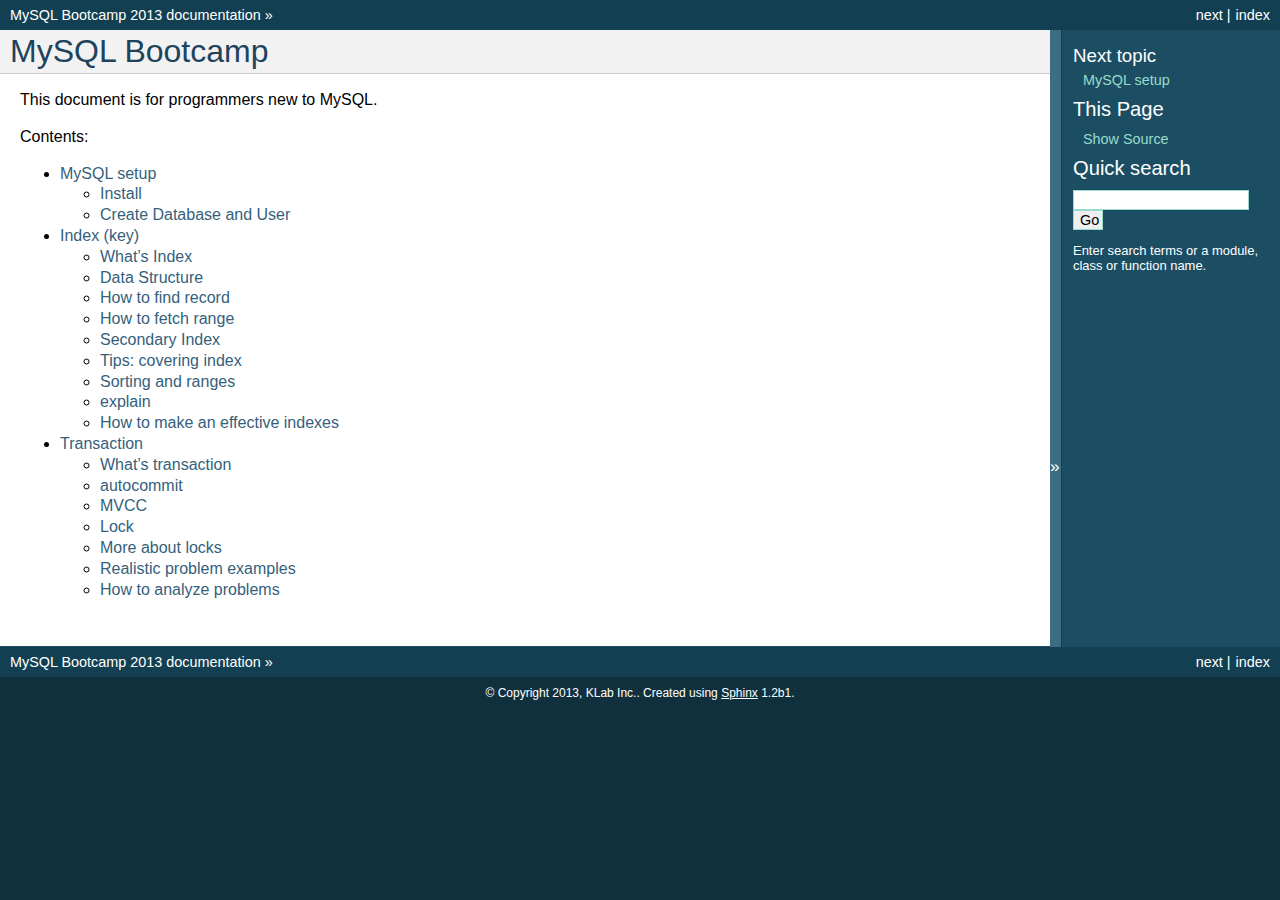
<file: index.html>
<!DOCTYPE html PUBLIC "-//W3C//DTD XHTML 1.0 Transitional//EN"
  "http://www.w3.org/TR/xhtml1/DTD/xhtml1-transitional.dtd">


<html xmlns="http://www.w3.org/1999/xhtml">
  <head>
    <meta http-equiv="Content-Type" content="text/html; charset=utf-8" />
    
    <title>MySQL Bootcamp &mdash; MySQL Bootcamp 2013 documentation</title>
    
    <link rel="stylesheet" href="static/default.css" type="text/css" />
    <link rel="stylesheet" href="static/pygments.css" type="text/css" />
    
    <script type="text/javascript">
      var DOCUMENTATION_OPTIONS = {
        URL_ROOT:    './',
        VERSION:     '2013',
        COLLAPSE_INDEX: false,
        FILE_SUFFIX: '.html',
        HAS_SOURCE:  true
      };
    </script>
    <script type="text/javascript" src="static/jquery.js"></script>
    <script type="text/javascript" src="static/underscore.js"></script>
    <script type="text/javascript" src="static/doctools.js"></script>
    <script type="text/javascript" src="static/sidebar.js"></script>
    <link rel="top" title="MySQL Bootcamp 2013 documentation" href="#" />
    <link rel="next" title="MySQL setup" href="start.html" />
<script>
  (function(i,s,o,g,r,a,m){i['GoogleAnalyticsObject']=r;i[r]=i[r]||function(){
    (i[r].q=i[r].q||[]).push(arguments)},i[r].l=1*new Date();a=s.createElement(o),
      m=s.getElementsByTagName(o)[0];a.async=1;a.src=g;m.parentNode.insertBefore(a,m)
        })(window,document,'script','//www.google-analytics.com/analytics.js','ga');

  ga('create', 'UA-41038985-1', 'klab.org');
    ga('send', 'pageview');

</script>

  </head>
  <body>
    <div class="related">
      <h3>Navigation</h3>
      <ul>
        <li class="right" style="margin-right: 10px">
          <a href="genindex.html" title="General Index"
             accesskey="I">index</a></li>
        <li class="right" >
          <a href="start.html" title="MySQL setup"
             accesskey="N">next</a> |</li>
        <li><a href="#">MySQL Bootcamp 2013 documentation</a> &raquo;</li> 
      </ul>
    </div>  

    <div class="document">
      <div class="documentwrapper">
        <div class="bodywrapper">
          <div class="body">
            
  <div class="section" id="mysql-bootcamp">
<h1>MySQL Bootcamp<a class="headerlink" href="#mysql-bootcamp" title="Permalink to this headline">¶</a></h1>
<p>This document is for programmers new to MySQL.</p>
<p>Contents:</p>
<div class="toctree-wrapper compound">
<ul>
<li class="toctree-l1"><a class="reference internal" href="start.html">MySQL setup</a><ul>
<li class="toctree-l2"><a class="reference internal" href="start.html#install">Install</a></li>
<li class="toctree-l2"><a class="reference internal" href="start.html#create-database-and-user">Create Database and User</a></li>
</ul>
</li>
<li class="toctree-l1"><a class="reference internal" href="key.html">Index (key)</a><ul>
<li class="toctree-l2"><a class="reference internal" href="key.html#what-s-index">What&#8217;s Index</a></li>
<li class="toctree-l2"><a class="reference internal" href="key.html#data-structure">Data Structure</a></li>
<li class="toctree-l2"><a class="reference internal" href="key.html#how-to-find-record">How to find record</a></li>
<li class="toctree-l2"><a class="reference internal" href="key.html#how-to-fetch-range">How to fetch range</a></li>
<li class="toctree-l2"><a class="reference internal" href="key.html#secondary-index">Secondary Index</a></li>
<li class="toctree-l2"><a class="reference internal" href="key.html#tips-covering-index">Tips: covering index</a></li>
<li class="toctree-l2"><a class="reference internal" href="key.html#sorting-and-ranges">Sorting and ranges</a></li>
<li class="toctree-l2"><a class="reference internal" href="key.html#explain">explain</a></li>
<li class="toctree-l2"><a class="reference internal" href="key.html#how-to-make-an-effective-indexes">How to make an effective indexes</a></li>
</ul>
</li>
<li class="toctree-l1"><a class="reference internal" href="transaction.html">Transaction</a><ul>
<li class="toctree-l2"><a class="reference internal" href="transaction.html#what-s-transaction">What&#8217;s transaction</a></li>
<li class="toctree-l2"><a class="reference internal" href="transaction.html#autocommit">autocommit</a></li>
<li class="toctree-l2"><a class="reference internal" href="transaction.html#mvcc">MVCC</a></li>
<li class="toctree-l2"><a class="reference internal" href="transaction.html#lock">Lock</a></li>
<li class="toctree-l2"><a class="reference internal" href="transaction.html#more-about-locks">More about locks</a></li>
<li class="toctree-l2"><a class="reference internal" href="transaction.html#realistic-problem-examples">Realistic problem examples</a></li>
<li class="toctree-l2"><a class="reference internal" href="transaction.html#how-to-analyze-problems">How to analyze problems</a></li>
</ul>
</li>
</ul>
</div>
</div>


          </div>
        </div>
      </div>
      <div class="sphinxsidebar">
        <div class="sphinxsidebarwrapper">
  <h4>Next topic</h4>
  <p class="topless"><a href="start.html"
                        title="next chapter">MySQL setup</a></p>
  <h3>This Page</h3>
  <ul class="this-page-menu">
    <li><a href="sources/index.txt"
           rel="nofollow">Show Source</a></li>
  </ul>
<div id="searchbox" style="display: none">
  <h3>Quick search</h3>
    <form class="search" action="search.html" method="get">
      <input type="text" name="q" />
      <input type="submit" value="Go" />
      <input type="hidden" name="check_keywords" value="yes" />
      <input type="hidden" name="area" value="default" />
    </form>
    <p class="searchtip" style="font-size: 90%">
    Enter search terms or a module, class or function name.
    </p>
</div>
<script type="text/javascript">$('#searchbox').show(0);</script>
        </div>
      </div>
      <div class="clearer"></div>
    </div>
    <div class="related">
      <h3>Navigation</h3>
      <ul>
        <li class="right" style="margin-right: 10px">
          <a href="genindex.html" title="General Index"
             >index</a></li>
        <li class="right" >
          <a href="start.html" title="MySQL setup"
             >next</a> |</li>
        <li><a href="#">MySQL Bootcamp 2013 documentation</a> &raquo;</li> 
      </ul>
    </div>
    <div class="footer">
        &copy; Copyright 2013, KLab Inc..
      Created using <a href="http://sphinx-doc.org/">Sphinx</a> 1.2b1.
    </div>
  </body>
</html>
</file>
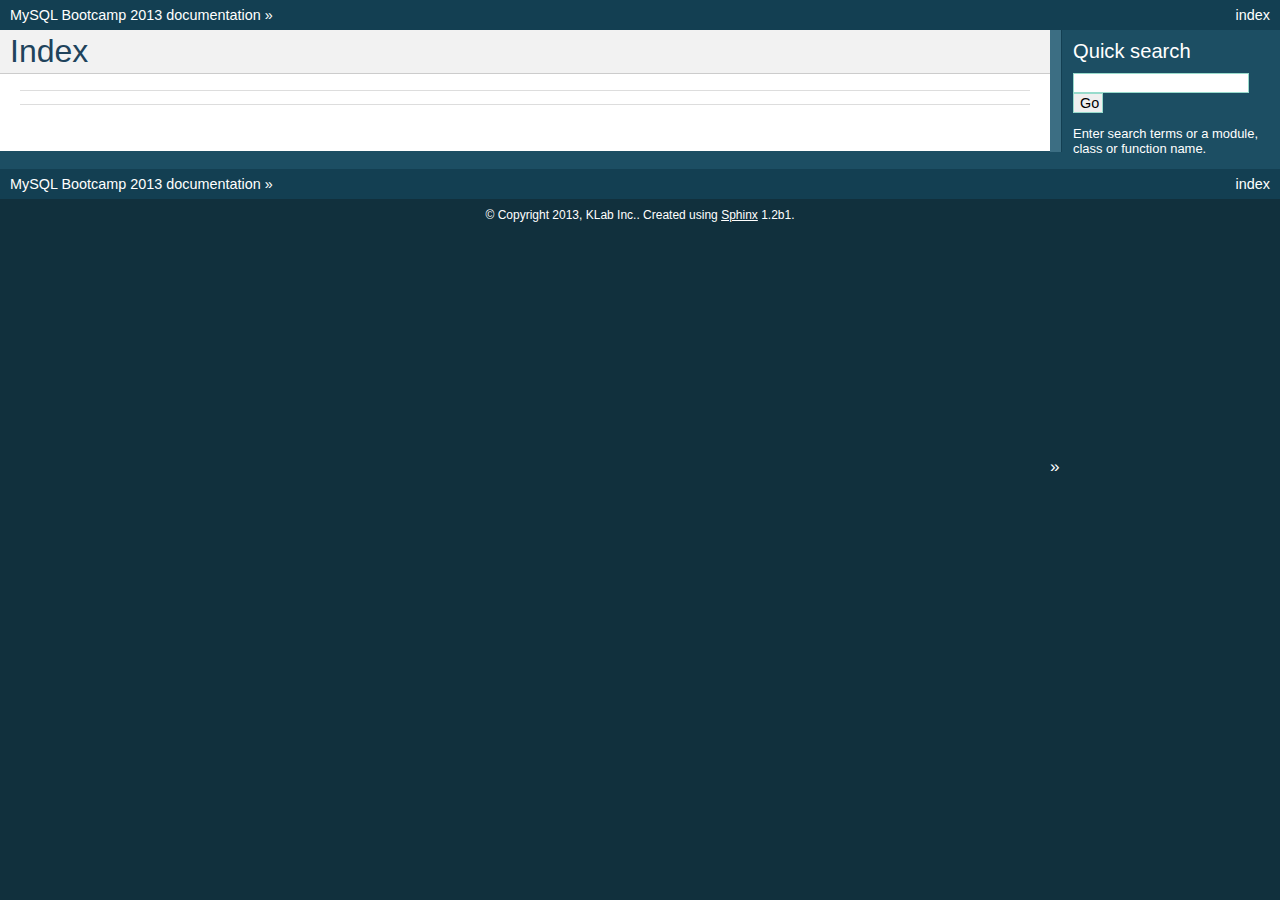
<file: genindex.html>
<!DOCTYPE html PUBLIC "-//W3C//DTD XHTML 1.0 Transitional//EN"
  "http://www.w3.org/TR/xhtml1/DTD/xhtml1-transitional.dtd">


<html xmlns="http://www.w3.org/1999/xhtml">
  <head>
    <meta http-equiv="Content-Type" content="text/html; charset=utf-8" />
    
    <title>Index &mdash; MySQL Bootcamp 2013 documentation</title>
    
    <link rel="stylesheet" href="static/default.css" type="text/css" />
    <link rel="stylesheet" href="static/pygments.css" type="text/css" />
    
    <script type="text/javascript">
      var DOCUMENTATION_OPTIONS = {
        URL_ROOT:    './',
        VERSION:     '2013',
        COLLAPSE_INDEX: false,
        FILE_SUFFIX: '.html',
        HAS_SOURCE:  true
      };
    </script>
    <script type="text/javascript" src="static/jquery.js"></script>
    <script type="text/javascript" src="static/underscore.js"></script>
    <script type="text/javascript" src="static/doctools.js"></script>
    <script type="text/javascript" src="static/sidebar.js"></script>
    <link rel="top" title="MySQL Bootcamp 2013 documentation" href="index.html" />
<script>
  (function(i,s,o,g,r,a,m){i['GoogleAnalyticsObject']=r;i[r]=i[r]||function(){
    (i[r].q=i[r].q||[]).push(arguments)},i[r].l=1*new Date();a=s.createElement(o),
      m=s.getElementsByTagName(o)[0];a.async=1;a.src=g;m.parentNode.insertBefore(a,m)
        })(window,document,'script','//www.google-analytics.com/analytics.js','ga');

  ga('create', 'UA-41038985-1', 'klab.org');
    ga('send', 'pageview');

</script>

  </head>
  <body>
    <div class="related">
      <h3>Navigation</h3>
      <ul>
        <li class="right" style="margin-right: 10px">
          <a href="#" title="General Index"
             accesskey="I">index</a></li>
        <li><a href="index.html">MySQL Bootcamp 2013 documentation</a> &raquo;</li> 
      </ul>
    </div>  

    <div class="document">
      <div class="documentwrapper">
        <div class="bodywrapper">
          <div class="body">
            

<h1 id="index">Index</h1>

<div class="genindex-jumpbox">
 
</div>


          </div>
        </div>
      </div>
      <div class="sphinxsidebar">
        <div class="sphinxsidebarwrapper">

   

<div id="searchbox" style="display: none">
  <h3>Quick search</h3>
    <form class="search" action="search.html" method="get">
      <input type="text" name="q" />
      <input type="submit" value="Go" />
      <input type="hidden" name="check_keywords" value="yes" />
      <input type="hidden" name="area" value="default" />
    </form>
    <p class="searchtip" style="font-size: 90%">
    Enter search terms or a module, class or function name.
    </p>
</div>
<script type="text/javascript">$('#searchbox').show(0);</script>
        </div>
      </div>
      <div class="clearer"></div>
    </div>
    <div class="related">
      <h3>Navigation</h3>
      <ul>
        <li class="right" style="margin-right: 10px">
          <a href="#" title="General Index"
             >index</a></li>
        <li><a href="index.html">MySQL Bootcamp 2013 documentation</a> &raquo;</li> 
      </ul>
    </div>
    <div class="footer">
        &copy; Copyright 2013, KLab Inc..
      Created using <a href="http://sphinx-doc.org/">Sphinx</a> 1.2b1.
    </div>
  </body>
</html>
</file>
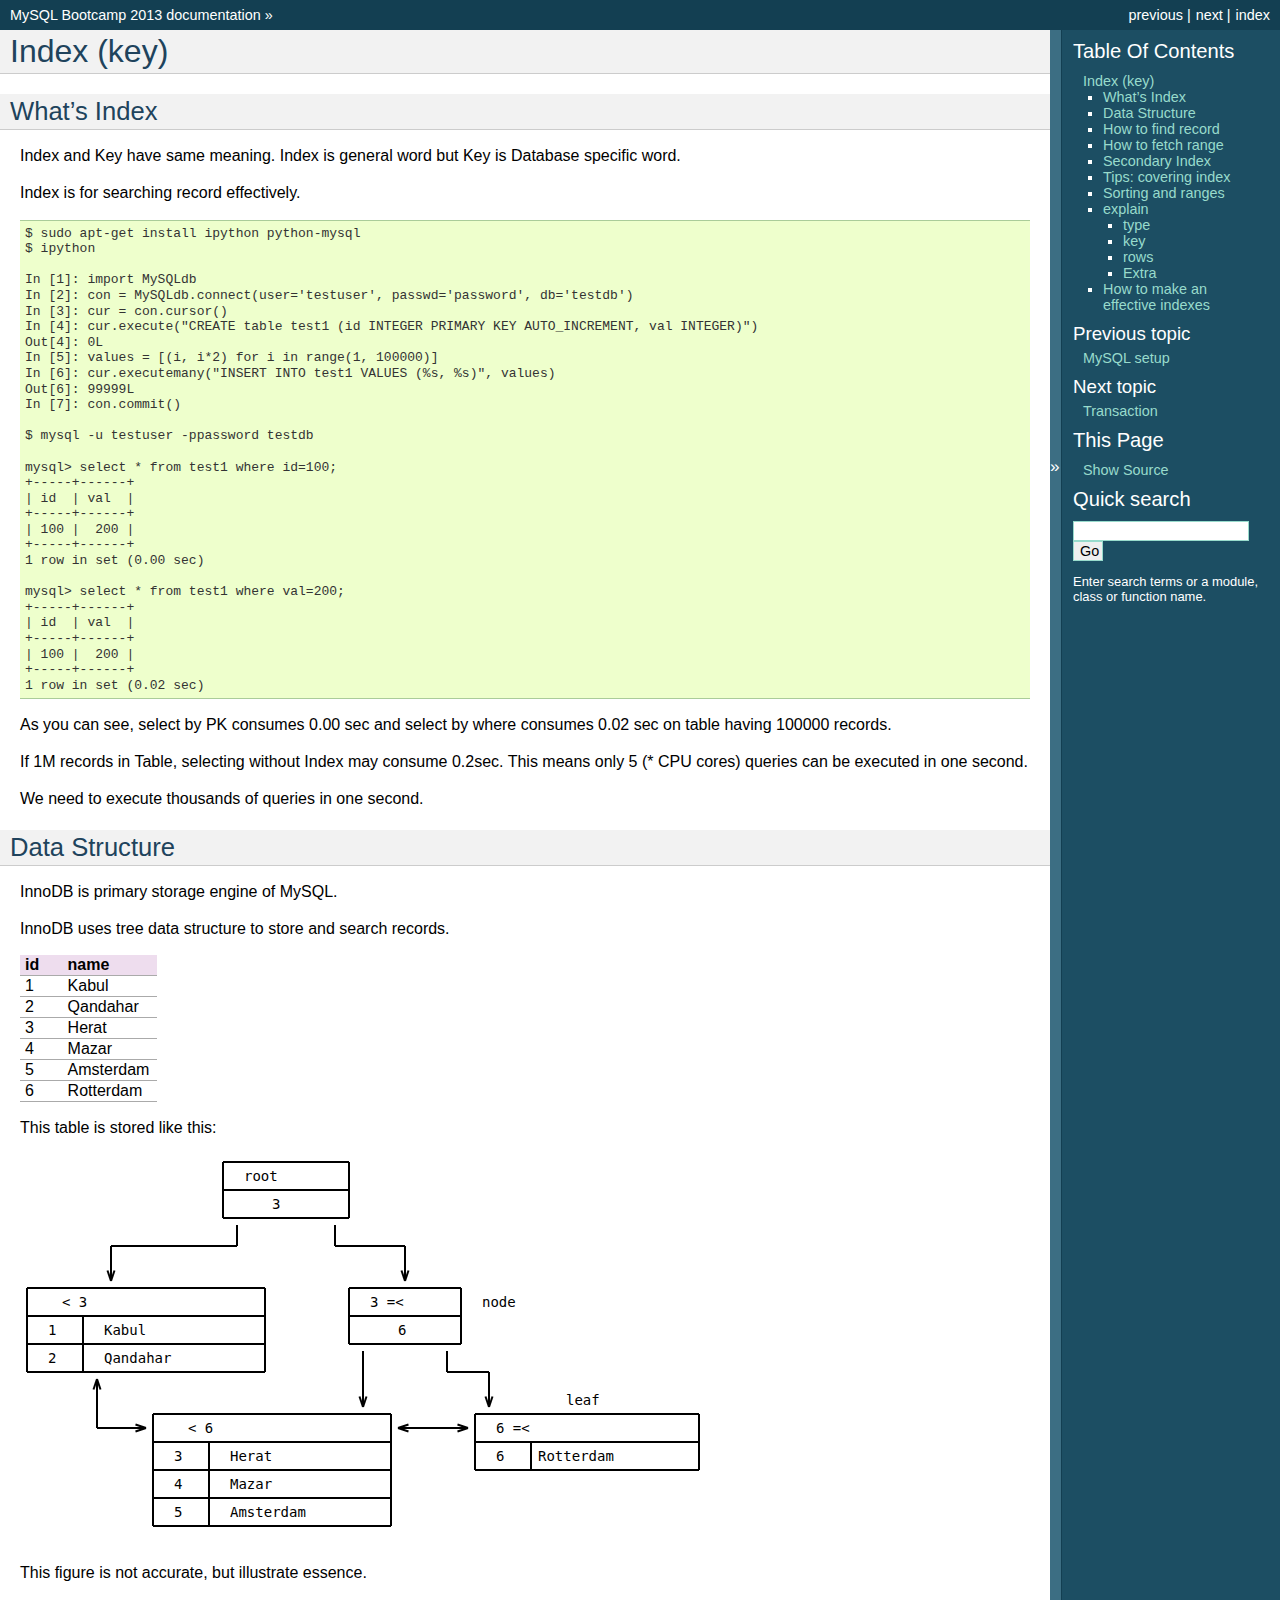
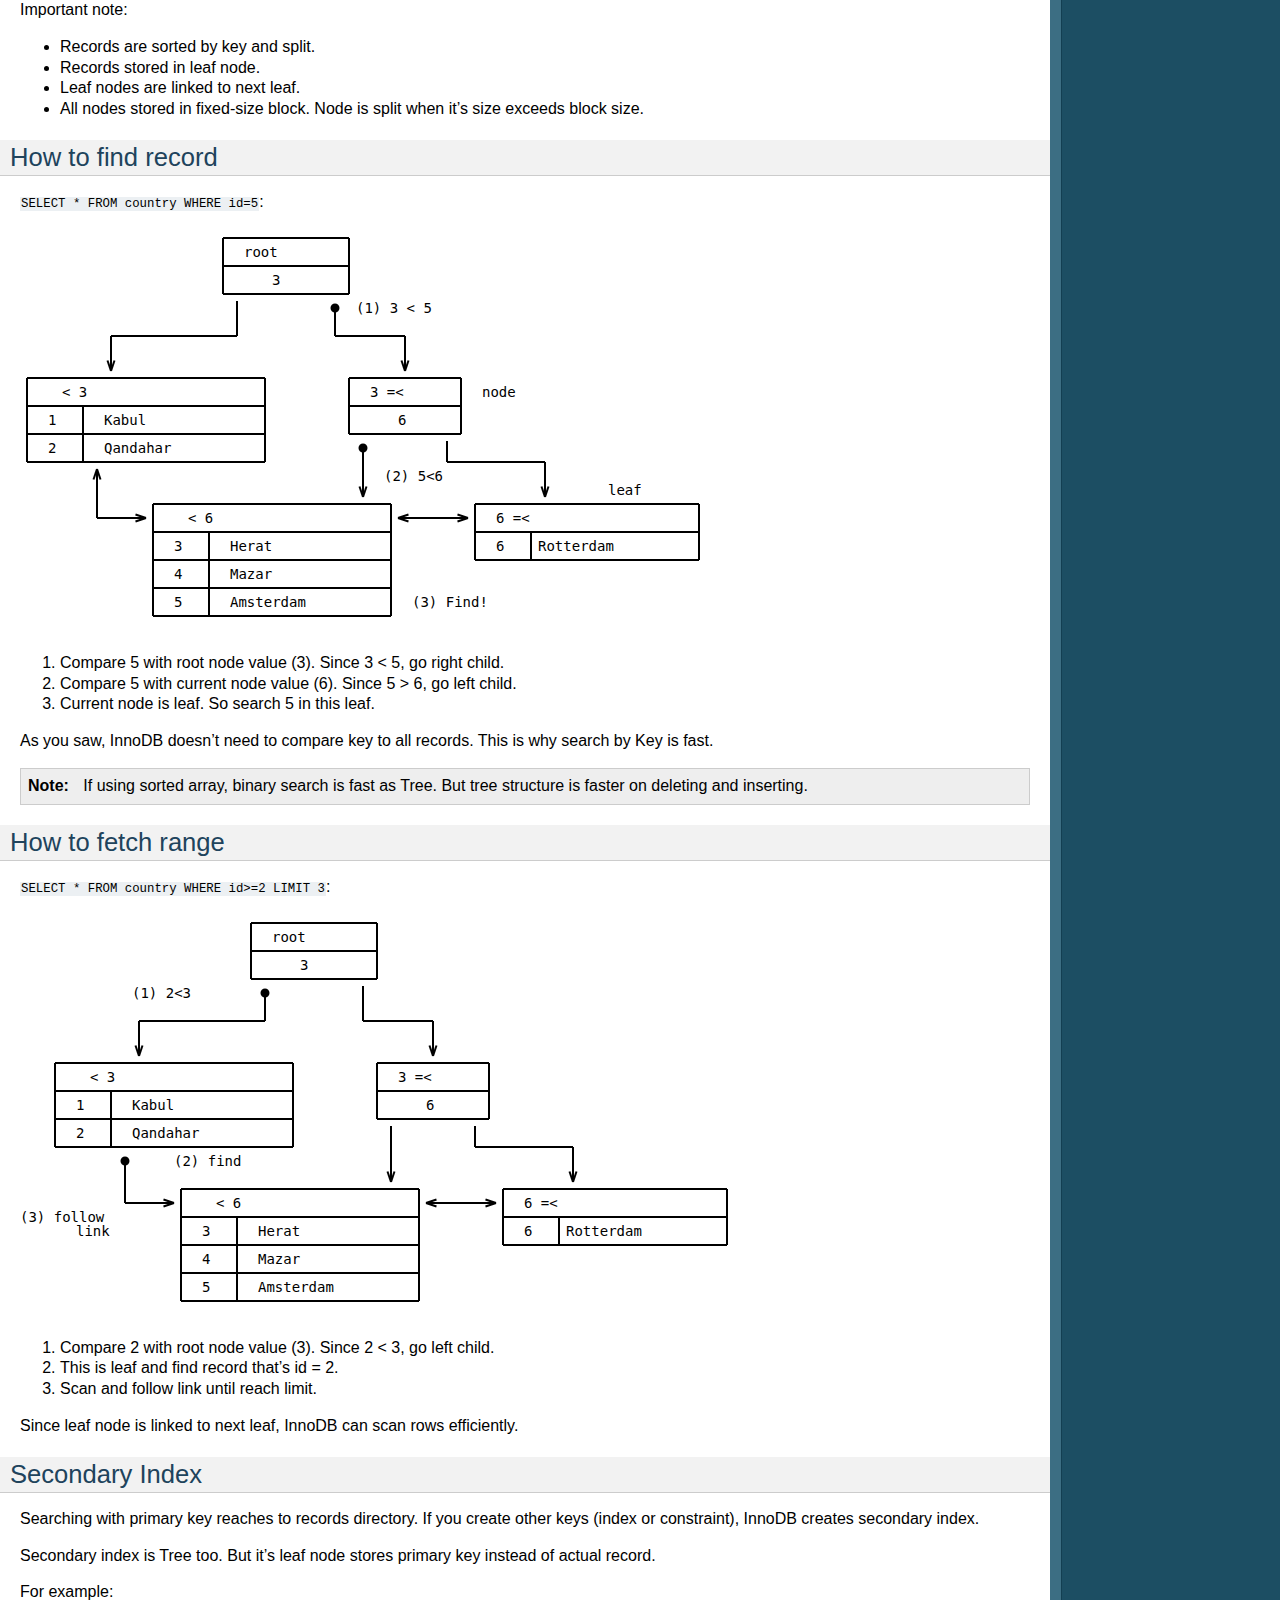
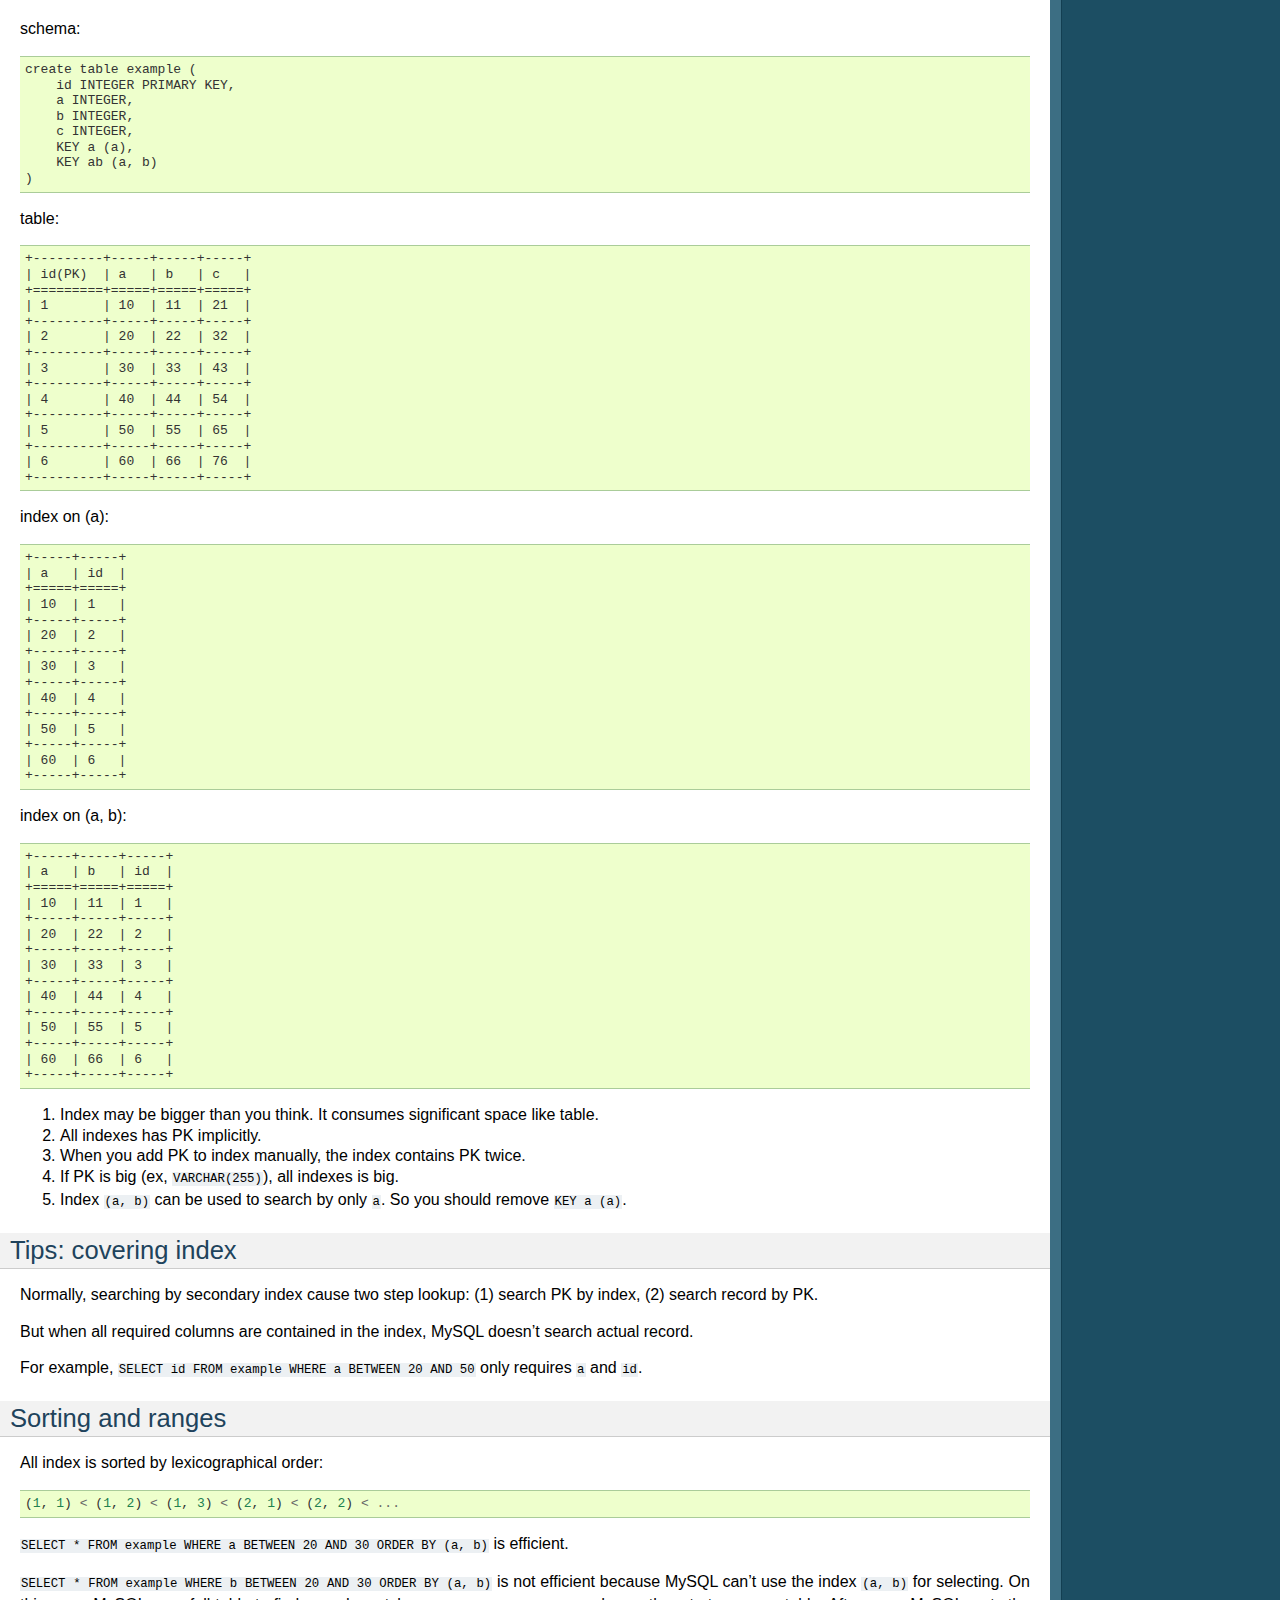
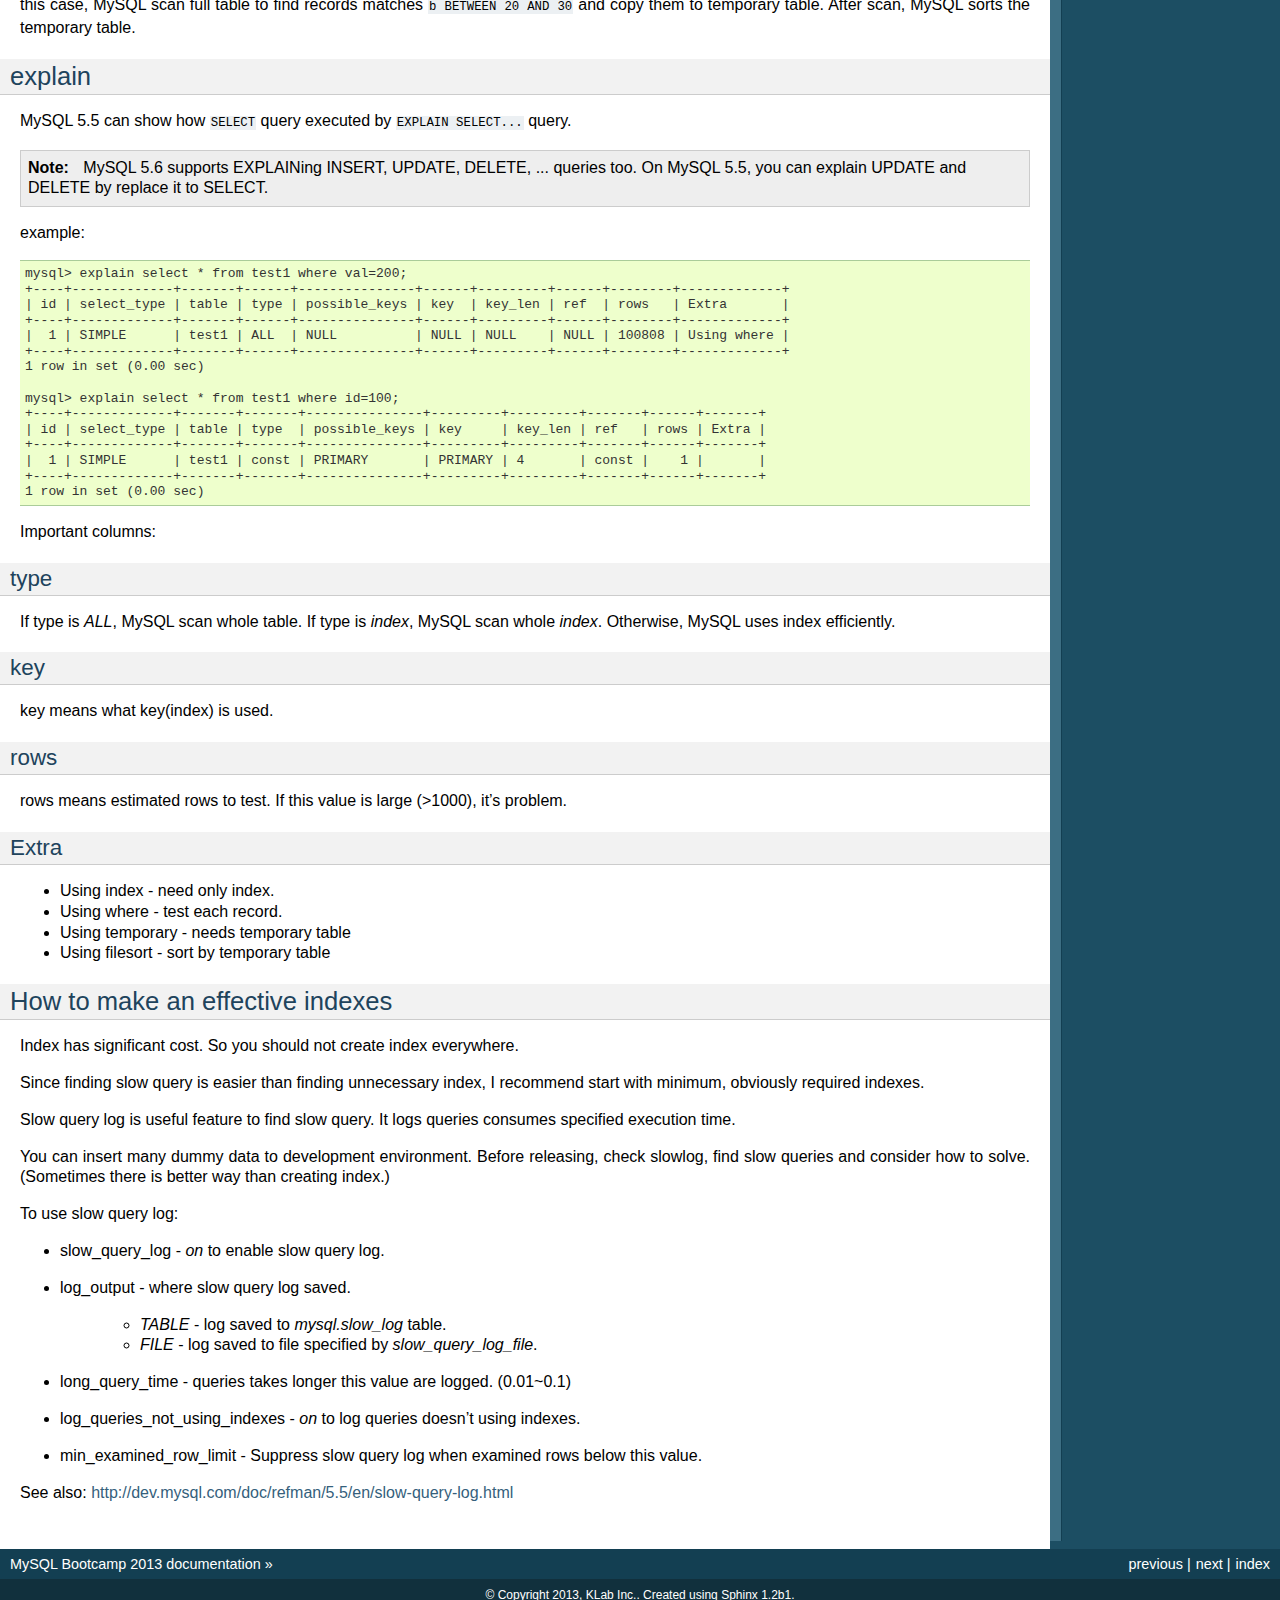
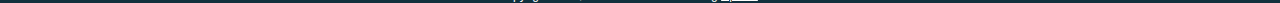
<file: key.html>
<!DOCTYPE html PUBLIC "-//W3C//DTD XHTML 1.0 Transitional//EN"
  "http://www.w3.org/TR/xhtml1/DTD/xhtml1-transitional.dtd">


<html xmlns="http://www.w3.org/1999/xhtml">
  <head>
    <meta http-equiv="Content-Type" content="text/html; charset=utf-8" />
    
    <title>Index (key) &mdash; MySQL Bootcamp 2013 documentation</title>
    
    <link rel="stylesheet" href="static/default.css" type="text/css" />
    <link rel="stylesheet" href="static/pygments.css" type="text/css" />
    
    <script type="text/javascript">
      var DOCUMENTATION_OPTIONS = {
        URL_ROOT:    './',
        VERSION:     '2013',
        COLLAPSE_INDEX: false,
        FILE_SUFFIX: '.html',
        HAS_SOURCE:  true
      };
    </script>
    <script type="text/javascript" src="static/jquery.js"></script>
    <script type="text/javascript" src="static/underscore.js"></script>
    <script type="text/javascript" src="static/doctools.js"></script>
    <script type="text/javascript" src="static/sidebar.js"></script>
    <link rel="top" title="MySQL Bootcamp 2013 documentation" href="index.html" />
    <link rel="next" title="Transaction" href="transaction.html" />
    <link rel="prev" title="MySQL setup" href="start.html" />
<script>
  (function(i,s,o,g,r,a,m){i['GoogleAnalyticsObject']=r;i[r]=i[r]||function(){
    (i[r].q=i[r].q||[]).push(arguments)},i[r].l=1*new Date();a=s.createElement(o),
      m=s.getElementsByTagName(o)[0];a.async=1;a.src=g;m.parentNode.insertBefore(a,m)
        })(window,document,'script','//www.google-analytics.com/analytics.js','ga');

  ga('create', 'UA-41038985-1', 'klab.org');
    ga('send', 'pageview');

</script>

  </head>
  <body>
    <div class="related">
      <h3>Navigation</h3>
      <ul>
        <li class="right" style="margin-right: 10px">
          <a href="genindex.html" title="General Index"
             accesskey="I">index</a></li>
        <li class="right" >
          <a href="transaction.html" title="Transaction"
             accesskey="N">next</a> |</li>
        <li class="right" >
          <a href="start.html" title="MySQL setup"
             accesskey="P">previous</a> |</li>
        <li><a href="index.html">MySQL Bootcamp 2013 documentation</a> &raquo;</li> 
      </ul>
    </div>  

    <div class="document">
      <div class="documentwrapper">
        <div class="bodywrapper">
          <div class="body">
            
  <div class="section" id="index-key">
<h1>Index (key)<a class="headerlink" href="#index-key" title="Permalink to this headline">¶</a></h1>
<div class="section" id="what-s-index">
<h2>What&#8217;s Index<a class="headerlink" href="#what-s-index" title="Permalink to this headline">¶</a></h2>
<p>Index and Key have same meaning.
Index is general word but Key is Database specific word.</p>
<p>Index is for searching record effectively.</p>
<div class="code bash highlight-python"><pre>$ sudo apt-get install ipython python-mysql
$ ipython

In [1]: import MySQLdb
In [2]: con = MySQLdb.connect(user='testuser', passwd='password', db='testdb')
In [3]: cur = con.cursor()
In [4]: cur.execute("CREATE table test1 (id INTEGER PRIMARY KEY AUTO_INCREMENT, val INTEGER)")
Out[4]: 0L
In [5]: values = [(i, i*2) for i in range(1, 100000)]
In [6]: cur.executemany("INSERT INTO test1 VALUES (%s, %s)", values)
Out[6]: 99999L
In [7]: con.commit()

$ mysql -u testuser -ppassword testdb

mysql&gt; select * from test1 where id=100;
+-----+------+
| id  | val  |
+-----+------+
| 100 |  200 |
+-----+------+
1 row in set (0.00 sec)

mysql&gt; select * from test1 where val=200;
+-----+------+
| id  | val  |
+-----+------+
| 100 |  200 |
+-----+------+
1 row in set (0.02 sec)</pre>
</div>
<p>As you can see, select by PK consumes 0.00 sec and select by where consumes
0.02 sec on table having 100000 records.</p>
<p>If 1M records in Table, selecting without Index may consume 0.2sec. This means
only 5 (* CPU cores) queries can be executed in one second.</p>
<p>We need to execute thousands of queries in one second.</p>
</div>
<div class="section" id="data-structure">
<h2>Data Structure<a class="headerlink" href="#data-structure" title="Permalink to this headline">¶</a></h2>
<p>InnoDB is primary storage engine of MySQL.</p>
<p>InnoDB uses tree data structure to store and search records.</p>
<table border="1" class="docutils">
<colgroup>
<col width="31%" />
<col width="69%" />
</colgroup>
<thead valign="bottom">
<tr class="row-odd"><th class="head">id</th>
<th class="head">name</th>
</tr>
</thead>
<tbody valign="top">
<tr class="row-even"><td>1</td>
<td>Kabul</td>
</tr>
<tr class="row-odd"><td>2</td>
<td>Qandahar</td>
</tr>
<tr class="row-even"><td>3</td>
<td>Herat</td>
</tr>
<tr class="row-odd"><td>4</td>
<td>Mazar</td>
</tr>
<tr class="row-even"><td>5</td>
<td>Amsterdam</td>
</tr>
<tr class="row-odd"><td>6</td>
<td>Rotterdam</td>
</tr>
</tbody>
</table>
<p>This table is stored like this:</p>
<a class="reference internal image-reference" href="images/aafig-d5b70432296028f380e3f981ed52fc7e4bbeb8a8.svg"><img height="392.0" src="images/aafig-d5b70432296028f380e3f981ed52fc7e4bbeb8a8.svg" width="700.0" /></a>
<p>This figure is not accurate, but illustrate essence.</p>
<p>Important note:</p>
<ul class="simple">
<li>Records are sorted by key and split.</li>
<li>Records stored in leaf node.</li>
<li>Leaf nodes are linked to next leaf.</li>
<li>All nodes stored in fixed-size block.
Node is split when it&#8217;s size exceeds block size.</li>
</ul>
</div>
<div class="section" id="how-to-find-record">
<h2>How to find record<a class="headerlink" href="#how-to-find-record" title="Permalink to this headline">¶</a></h2>
<p><tt class="docutils literal"><span class="pre">SELECT</span> <span class="pre">*</span> <span class="pre">FROM</span> <span class="pre">country</span> <span class="pre">WHERE</span> <span class="pre">id=5</span></tt>:</p>
<a class="reference internal image-reference" href="images/aafig-e8291b9991ec6db1d3f7ed3201fbc21701e10a45.svg"><img height="406.0" src="images/aafig-e8291b9991ec6db1d3f7ed3201fbc21701e10a45.svg" width="700.0" /></a>
<ol class="arabic simple">
<li>Compare 5 with root node value (3). Since 3 &lt; 5, go right child.</li>
<li>Compare 5 with current node value (6). Since 5 &gt; 6, go left child.</li>
<li>Current node is leaf. So search 5 in this leaf.</li>
</ol>
<p>As you saw, InnoDB doesn&#8217;t need to compare key to all records.
This is why search by Key is fast.</p>
<div class="admonition note">
<p class="first admonition-title">Note</p>
<p class="last">If using sorted array, binary search is fast as Tree.
But tree structure is faster on deleting and inserting.</p>
</div>
</div>
<div class="section" id="how-to-fetch-range">
<h2>How to fetch range<a class="headerlink" href="#how-to-fetch-range" title="Permalink to this headline">¶</a></h2>
<p><tt class="docutils literal"><span class="pre">SELECT</span> <span class="pre">*</span> <span class="pre">FROM</span> <span class="pre">country</span> <span class="pre">WHERE</span> <span class="pre">id&gt;=2</span> <span class="pre">LIMIT</span> <span class="pre">3</span></tt>:</p>
<a class="reference internal image-reference" href="images/aafig-161f93b092d136eab0983216f4d7a472efab39ab.svg"><img height="406.0" src="images/aafig-161f93b092d136eab0983216f4d7a472efab39ab.svg" width="728.0" /></a>
<ol class="arabic simple">
<li>Compare 2 with root node value (3). Since 2 &lt; 3, go left child.</li>
<li>This is leaf and find record that&#8217;s id = 2.</li>
<li>Scan and follow link until reach limit.</li>
</ol>
<p>Since leaf node is linked to next leaf, InnoDB can scan rows efficiently.</p>
</div>
<div class="section" id="secondary-index">
<h2>Secondary Index<a class="headerlink" href="#secondary-index" title="Permalink to this headline">¶</a></h2>
<p>Searching with primary key reaches to records directory.
If you create other keys (index or constraint), InnoDB creates secondary index.</p>
<p>Secondary index is Tree too. But it&#8217;s leaf node stores primary key instead of
actual record.</p>
<p>For example:</p>
<p>schema:</p>
<div class="highlight-python"><pre>create table example (
    id INTEGER PRIMARY KEY,
    a INTEGER,
    b INTEGER,
    c INTEGER,
    KEY a (a),
    KEY ab (a, b)
)</pre>
</div>
<p>table:</p>
<div class="highlight-python"><pre>+---------+-----+-----+-----+
| id(PK)  | a   | b   | c   |
+=========+=====+=====+=====+
| 1       | 10  | 11  | 21  |
+---------+-----+-----+-----+
| 2       | 20  | 22  | 32  |
+---------+-----+-----+-----+
| 3       | 30  | 33  | 43  |
+---------+-----+-----+-----+
| 4       | 40  | 44  | 54  |
+---------+-----+-----+-----+
| 5       | 50  | 55  | 65  |
+---------+-----+-----+-----+
| 6       | 60  | 66  | 76  |
+---------+-----+-----+-----+</pre>
</div>
<p>index on (a):</p>
<div class="highlight-python"><pre>+-----+-----+
| a   | id  |
+=====+=====+
| 10  | 1   |
+-----+-----+
| 20  | 2   |
+-----+-----+
| 30  | 3   |
+-----+-----+
| 40  | 4   |
+-----+-----+
| 50  | 5   |
+-----+-----+
| 60  | 6   |
+-----+-----+</pre>
</div>
<p>index on (a, b):</p>
<div class="highlight-python"><pre>+-----+-----+-----+
| a   | b   | id  |
+=====+=====+=====+
| 10  | 11  | 1   |
+-----+-----+-----+
| 20  | 22  | 2   |
+-----+-----+-----+
| 30  | 33  | 3   |
+-----+-----+-----+
| 40  | 44  | 4   |
+-----+-----+-----+
| 50  | 55  | 5   |
+-----+-----+-----+
| 60  | 66  | 6   |
+-----+-----+-----+</pre>
</div>
<ol class="arabic simple">
<li>Index may be bigger than you think. It consumes significant space like table.</li>
<li>All indexes has PK implicitly.</li>
<li>When you add PK to index manually, the index contains PK twice.</li>
<li>If PK is big (ex, <tt class="docutils literal"><span class="pre">VARCHAR(255)</span></tt>), all indexes is big.</li>
<li>Index <tt class="docutils literal"><span class="pre">(a,</span> <span class="pre">b)</span></tt> can be used to search by only <tt class="docutils literal"><span class="pre">a</span></tt>.
So you should remove <tt class="docutils literal"><span class="pre">KEY</span> <span class="pre">a</span> <span class="pre">(a)</span></tt>.</li>
</ol>
</div>
<div class="section" id="tips-covering-index">
<h2>Tips: covering index<a class="headerlink" href="#tips-covering-index" title="Permalink to this headline">¶</a></h2>
<p>Normally, searching by secondary index cause two step lookup: (1) search PK by index,
(2) search record by PK.</p>
<p>But when all required columns are contained in the index, MySQL doesn&#8217;t search actual
record.</p>
<p>For example, <tt class="docutils literal"><span class="pre">SELECT</span> <span class="pre">id</span> <span class="pre">FROM</span> <span class="pre">example</span> <span class="pre">WHERE</span> <span class="pre">a</span> <span class="pre">BETWEEN</span> <span class="pre">20</span> <span class="pre">AND</span> <span class="pre">50</span></tt> only requires <tt class="docutils literal"><span class="pre">a</span></tt>
and <tt class="docutils literal"><span class="pre">id</span></tt>.</p>
</div>
<div class="section" id="sorting-and-ranges">
<h2>Sorting and ranges<a class="headerlink" href="#sorting-and-ranges" title="Permalink to this headline">¶</a></h2>
<p>All index is sorted by lexicographical order:</p>
<div class="highlight-python"><div class="highlight"><pre><span class="p">(</span><span class="mi">1</span><span class="p">,</span> <span class="mi">1</span><span class="p">)</span> <span class="o">&lt;</span> <span class="p">(</span><span class="mi">1</span><span class="p">,</span> <span class="mi">2</span><span class="p">)</span> <span class="o">&lt;</span> <span class="p">(</span><span class="mi">1</span><span class="p">,</span> <span class="mi">3</span><span class="p">)</span> <span class="o">&lt;</span> <span class="p">(</span><span class="mi">2</span><span class="p">,</span> <span class="mi">1</span><span class="p">)</span> <span class="o">&lt;</span> <span class="p">(</span><span class="mi">2</span><span class="p">,</span> <span class="mi">2</span><span class="p">)</span> <span class="o">&lt;</span> <span class="o">...</span>
</pre></div>
</div>
<p><tt class="docutils literal"><span class="pre">SELECT</span> <span class="pre">*</span> <span class="pre">FROM</span> <span class="pre">example</span> <span class="pre">WHERE</span> <span class="pre">a</span> <span class="pre">BETWEEN</span> <span class="pre">20</span> <span class="pre">AND</span> <span class="pre">30</span> <span class="pre">ORDER</span> <span class="pre">BY</span> <span class="pre">(a,</span> <span class="pre">b)</span></tt> is efficient.</p>
<p><tt class="docutils literal"><span class="pre">SELECT</span> <span class="pre">*</span> <span class="pre">FROM</span> <span class="pre">example</span> <span class="pre">WHERE</span> <span class="pre">b</span> <span class="pre">BETWEEN</span> <span class="pre">20</span> <span class="pre">AND</span> <span class="pre">30</span> <span class="pre">ORDER</span> <span class="pre">BY</span> <span class="pre">(a,</span> <span class="pre">b)</span></tt> is not efficient
because MySQL can&#8217;t use the index <tt class="docutils literal"><span class="pre">(a,</span> <span class="pre">b)</span></tt> for selecting. On this case, MySQL scan
full table to find records matches <tt class="docutils literal"><span class="pre">b</span> <span class="pre">BETWEEN</span> <span class="pre">20</span> <span class="pre">AND</span> <span class="pre">30</span></tt> and copy them to temporary
table. After scan, MySQL sorts the temporary table.</p>
</div>
<div class="section" id="explain">
<h2>explain<a class="headerlink" href="#explain" title="Permalink to this headline">¶</a></h2>
<p>MySQL 5.5 can show how <tt class="docutils literal"><span class="pre">SELECT</span></tt> query executed by <tt class="docutils literal"><span class="pre">EXPLAIN</span> <span class="pre">SELECT...</span></tt> query.</p>
<div class="admonition note">
<p class="first admonition-title">Note</p>
<p class="last">MySQL 5.6 supports EXPLAINing INSERT, UPDATE, DELETE, ... queries too.
On MySQL 5.5, you can explain UPDATE and DELETE by replace it to SELECT.</p>
</div>
<p>example:</p>
<div class="highlight-python"><pre>mysql&gt; explain select * from test1 where val=200;
+----+-------------+-------+------+---------------+------+---------+------+--------+-------------+
| id | select_type | table | type | possible_keys | key  | key_len | ref  | rows   | Extra       |
+----+-------------+-------+------+---------------+------+---------+------+--------+-------------+
|  1 | SIMPLE      | test1 | ALL  | NULL          | NULL | NULL    | NULL | 100808 | Using where |
+----+-------------+-------+------+---------------+------+---------+------+--------+-------------+
1 row in set (0.00 sec)

mysql&gt; explain select * from test1 where id=100;
+----+-------------+-------+-------+---------------+---------+---------+-------+------+-------+
| id | select_type | table | type  | possible_keys | key     | key_len | ref   | rows | Extra |
+----+-------------+-------+-------+---------------+---------+---------+-------+------+-------+
|  1 | SIMPLE      | test1 | const | PRIMARY       | PRIMARY | 4       | const |    1 |       |
+----+-------------+-------+-------+---------------+---------+---------+-------+------+-------+
1 row in set (0.00 sec)</pre>
</div>
<p>Important columns:</p>
<div class="section" id="type">
<h3>type<a class="headerlink" href="#type" title="Permalink to this headline">¶</a></h3>
<p>If type is <cite>ALL</cite>, MySQL scan whole table. If type is <cite>index</cite>, MySQL scan whole <cite>index</cite>.
Otherwise, MySQL uses index efficiently.</p>
</div>
<div class="section" id="key">
<h3>key<a class="headerlink" href="#key" title="Permalink to this headline">¶</a></h3>
<p>key means what key(index) is used.</p>
</div>
<div class="section" id="rows">
<h3>rows<a class="headerlink" href="#rows" title="Permalink to this headline">¶</a></h3>
<p>rows means estimated rows to test.
If this value is large (&gt;1000), it&#8217;s problem.</p>
</div>
<div class="section" id="extra">
<h3>Extra<a class="headerlink" href="#extra" title="Permalink to this headline">¶</a></h3>
<ul class="simple">
<li>Using index - need only index.</li>
<li>Using where - test each record.</li>
<li>Using temporary - needs temporary table</li>
<li>Using filesort - sort by temporary table</li>
</ul>
</div>
</div>
<div class="section" id="how-to-make-an-effective-indexes">
<h2>How to make an effective indexes<a class="headerlink" href="#how-to-make-an-effective-indexes" title="Permalink to this headline">¶</a></h2>
<p>Index has significant cost. So you should not create index everywhere.</p>
<p>Since finding slow query is easier than finding unnecessary index,
I recommend start with minimum, obviously required indexes.</p>
<p>Slow query log is useful feature to find slow query.
It logs queries consumes specified execution time.</p>
<p>You can insert many dummy data to development environment.
Before releasing, check slowlog, find slow queries and consider how to solve.
(Sometimes there is better way than creating index.)</p>
<p>To use slow query log:</p>
<ul>
<li><p class="first">slow_query_log - <cite>on</cite> to enable slow query log.</p>
</li>
<li><p class="first">log_output - where slow query log saved.</p>
<blockquote>
<div><ul class="simple">
<li><cite>TABLE</cite> - log saved to <cite>mysql.slow_log</cite> table.</li>
<li><cite>FILE</cite> - log saved to file specified by <cite>slow_query_log_file</cite>.</li>
</ul>
</div></blockquote>
</li>
<li><p class="first">long_query_time - queries takes longer this value are logged. (0.01~0.1)</p>
</li>
<li><p class="first">log_queries_not_using_indexes - <cite>on</cite> to log queries doesn&#8217;t using indexes.</p>
</li>
<li><p class="first">min_examined_row_limit - Suppress slow query log when examined rows below this value.</p>
</li>
</ul>
<p>See also: <a class="reference external" href="http://dev.mysql.com/doc/refman/5.5/en/slow-query-log.html">http://dev.mysql.com/doc/refman/5.5/en/slow-query-log.html</a></p>
</div>
</div>


          </div>
        </div>
      </div>
      <div class="sphinxsidebar">
        <div class="sphinxsidebarwrapper">
  <h3><a href="index.html">Table Of Contents</a></h3>
  <ul>
<li><a class="reference internal" href="#">Index (key)</a><ul>
<li><a class="reference internal" href="#what-s-index">What&#8217;s Index</a></li>
<li><a class="reference internal" href="#data-structure">Data Structure</a></li>
<li><a class="reference internal" href="#how-to-find-record">How to find record</a></li>
<li><a class="reference internal" href="#how-to-fetch-range">How to fetch range</a></li>
<li><a class="reference internal" href="#secondary-index">Secondary Index</a></li>
<li><a class="reference internal" href="#tips-covering-index">Tips: covering index</a></li>
<li><a class="reference internal" href="#sorting-and-ranges">Sorting and ranges</a></li>
<li><a class="reference internal" href="#explain">explain</a><ul>
<li><a class="reference internal" href="#type">type</a></li>
<li><a class="reference internal" href="#key">key</a></li>
<li><a class="reference internal" href="#rows">rows</a></li>
<li><a class="reference internal" href="#extra">Extra</a></li>
</ul>
</li>
<li><a class="reference internal" href="#how-to-make-an-effective-indexes">How to make an effective indexes</a></li>
</ul>
</li>
</ul>

  <h4>Previous topic</h4>
  <p class="topless"><a href="start.html"
                        title="previous chapter">MySQL setup</a></p>
  <h4>Next topic</h4>
  <p class="topless"><a href="transaction.html"
                        title="next chapter">Transaction</a></p>
  <h3>This Page</h3>
  <ul class="this-page-menu">
    <li><a href="sources/key.txt"
           rel="nofollow">Show Source</a></li>
  </ul>
<div id="searchbox" style="display: none">
  <h3>Quick search</h3>
    <form class="search" action="search.html" method="get">
      <input type="text" name="q" />
      <input type="submit" value="Go" />
      <input type="hidden" name="check_keywords" value="yes" />
      <input type="hidden" name="area" value="default" />
    </form>
    <p class="searchtip" style="font-size: 90%">
    Enter search terms or a module, class or function name.
    </p>
</div>
<script type="text/javascript">$('#searchbox').show(0);</script>
        </div>
      </div>
      <div class="clearer"></div>
    </div>
    <div class="related">
      <h3>Navigation</h3>
      <ul>
        <li class="right" style="margin-right: 10px">
          <a href="genindex.html" title="General Index"
             >index</a></li>
        <li class="right" >
          <a href="transaction.html" title="Transaction"
             >next</a> |</li>
        <li class="right" >
          <a href="start.html" title="MySQL setup"
             >previous</a> |</li>
        <li><a href="index.html">MySQL Bootcamp 2013 documentation</a> &raquo;</li> 
      </ul>
    </div>
    <div class="footer">
        &copy; Copyright 2013, KLab Inc..
      Created using <a href="http://sphinx-doc.org/">Sphinx</a> 1.2b1.
    </div>
  </body>
</html>
</file>
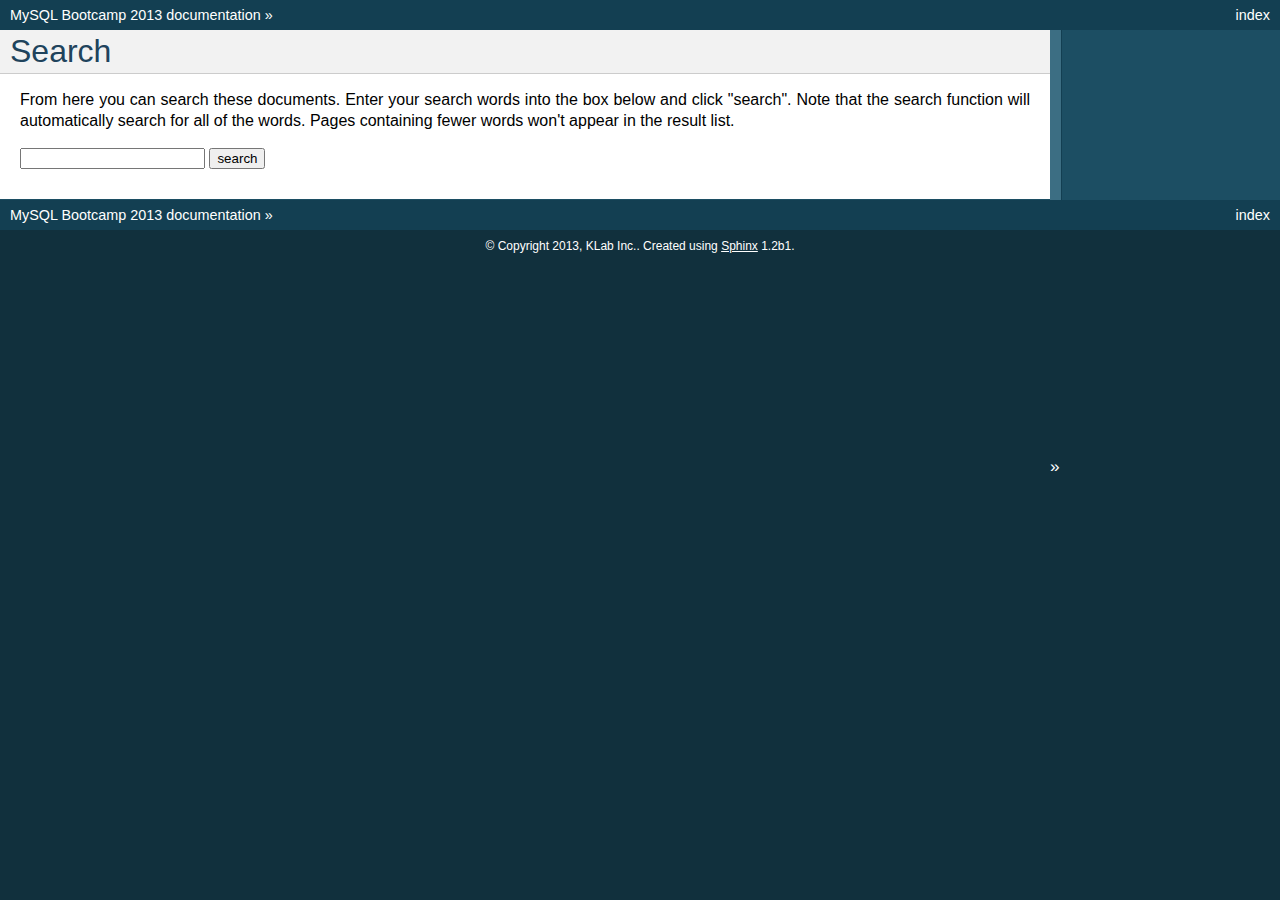
<file: search.html>
<!DOCTYPE html PUBLIC "-//W3C//DTD XHTML 1.0 Transitional//EN"
  "http://www.w3.org/TR/xhtml1/DTD/xhtml1-transitional.dtd">


<html xmlns="http://www.w3.org/1999/xhtml">
  <head>
    <meta http-equiv="Content-Type" content="text/html; charset=utf-8" />
    
    <title>Search &mdash; MySQL Bootcamp 2013 documentation</title>
    
    <link rel="stylesheet" href="static/default.css" type="text/css" />
    <link rel="stylesheet" href="static/pygments.css" type="text/css" />
    
    <script type="text/javascript">
      var DOCUMENTATION_OPTIONS = {
        URL_ROOT:    './',
        VERSION:     '2013',
        COLLAPSE_INDEX: false,
        FILE_SUFFIX: '.html',
        HAS_SOURCE:  true
      };
    </script>
    <script type="text/javascript" src="static/jquery.js"></script>
    <script type="text/javascript" src="static/underscore.js"></script>
    <script type="text/javascript" src="static/doctools.js"></script>
    <script type="text/javascript" src="static/searchtools.js"></script>
    <script type="text/javascript" src="static/sidebar.js"></script>
    <link rel="top" title="MySQL Bootcamp 2013 documentation" href="index.html" />
  <script type="text/javascript">
    jQuery(function() { Search.loadIndex("searchindex.js"); });
  </script>
  
  <script type="text/javascript" id="searchindexloader"></script>
  
<script>
  (function(i,s,o,g,r,a,m){i['GoogleAnalyticsObject']=r;i[r]=i[r]||function(){
    (i[r].q=i[r].q||[]).push(arguments)},i[r].l=1*new Date();a=s.createElement(o),
      m=s.getElementsByTagName(o)[0];a.async=1;a.src=g;m.parentNode.insertBefore(a,m)
        })(window,document,'script','//www.google-analytics.com/analytics.js','ga');

  ga('create', 'UA-41038985-1', 'klab.org');
    ga('send', 'pageview');

</script>


  </head>
  <body>
    <div class="related">
      <h3>Navigation</h3>
      <ul>
        <li class="right" style="margin-right: 10px">
          <a href="genindex.html" title="General Index"
             accesskey="I">index</a></li>
        <li><a href="index.html">MySQL Bootcamp 2013 documentation</a> &raquo;</li> 
      </ul>
    </div>  

    <div class="document">
      <div class="documentwrapper">
        <div class="bodywrapper">
          <div class="body">
            
  <h1 id="search-documentation">Search</h1>
  <div id="fallback" class="admonition warning">
  <script type="text/javascript">$('#fallback').hide();</script>
  <p>
    Please activate JavaScript to enable the search
    functionality.
  </p>
  </div>
  <p>
    From here you can search these documents. Enter your search
    words into the box below and click "search". Note that the search
    function will automatically search for all of the words. Pages
    containing fewer words won't appear in the result list.
  </p>
  <form action="" method="get">
    <input type="text" name="q" value="" />
    <input type="submit" value="search" />
    <span id="search-progress" style="padding-left: 10px"></span>
  </form>
  
  <div id="search-results">
  
  </div>

          </div>
        </div>
      </div>
      <div class="sphinxsidebar">
        <div class="sphinxsidebarwrapper">
        </div>
      </div>
      <div class="clearer"></div>
    </div>
    <div class="related">
      <h3>Navigation</h3>
      <ul>
        <li class="right" style="margin-right: 10px">
          <a href="genindex.html" title="General Index"
             >index</a></li>
        <li><a href="index.html">MySQL Bootcamp 2013 documentation</a> &raquo;</li> 
      </ul>
    </div>
    <div class="footer">
        &copy; Copyright 2013, KLab Inc..
      Created using <a href="http://sphinx-doc.org/">Sphinx</a> 1.2b1.
    </div>
  </body>
</html>
</file>
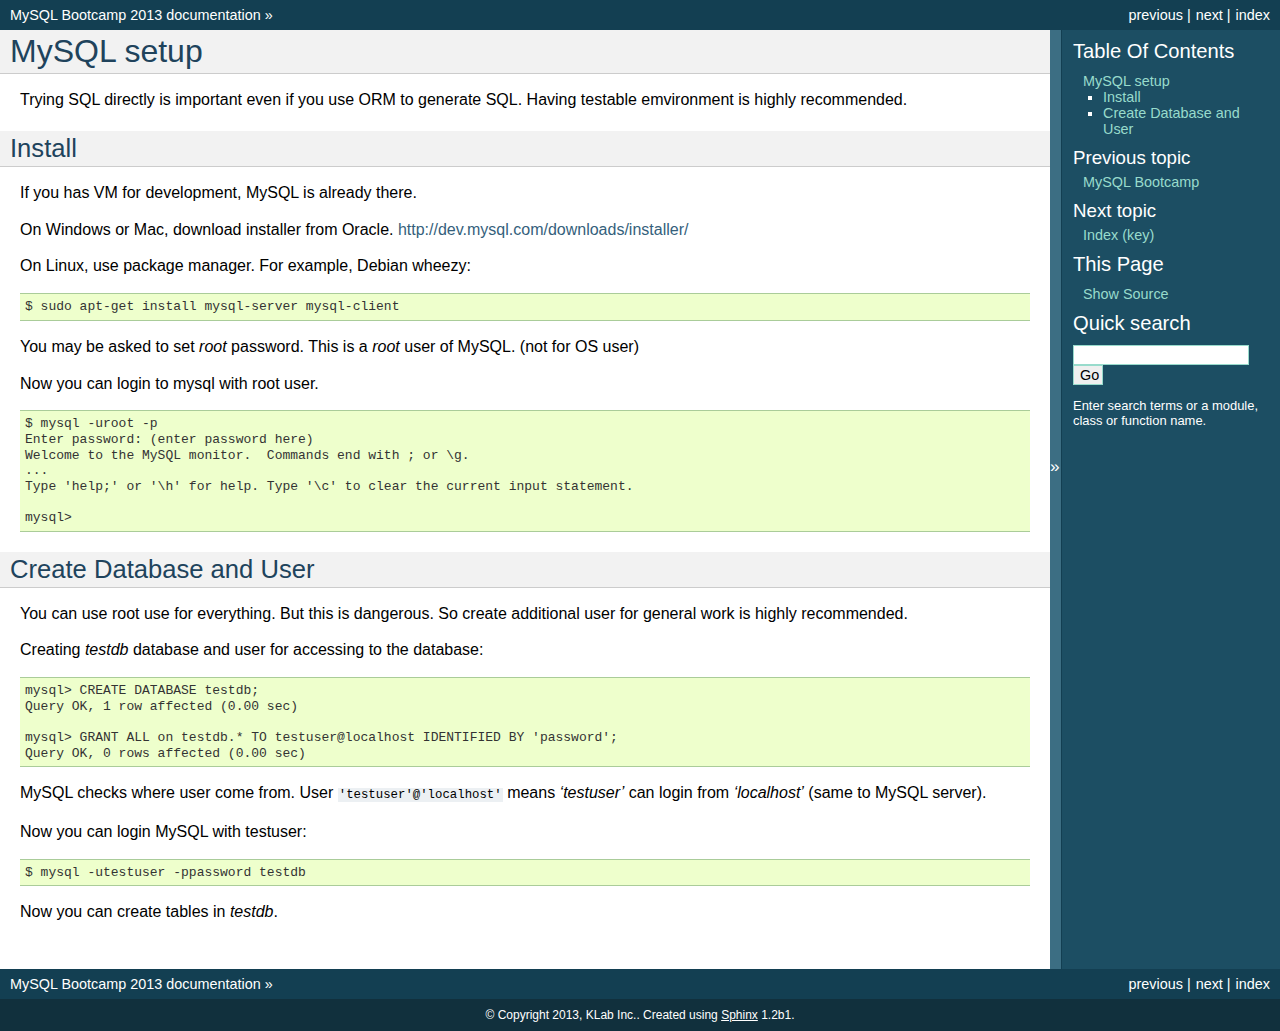
<file: start.html>
<!DOCTYPE html PUBLIC "-//W3C//DTD XHTML 1.0 Transitional//EN"
  "http://www.w3.org/TR/xhtml1/DTD/xhtml1-transitional.dtd">


<html xmlns="http://www.w3.org/1999/xhtml">
  <head>
    <meta http-equiv="Content-Type" content="text/html; charset=utf-8" />
    
    <title>MySQL setup &mdash; MySQL Bootcamp 2013 documentation</title>
    
    <link rel="stylesheet" href="static/default.css" type="text/css" />
    <link rel="stylesheet" href="static/pygments.css" type="text/css" />
    
    <script type="text/javascript">
      var DOCUMENTATION_OPTIONS = {
        URL_ROOT:    './',
        VERSION:     '2013',
        COLLAPSE_INDEX: false,
        FILE_SUFFIX: '.html',
        HAS_SOURCE:  true
      };
    </script>
    <script type="text/javascript" src="static/jquery.js"></script>
    <script type="text/javascript" src="static/underscore.js"></script>
    <script type="text/javascript" src="static/doctools.js"></script>
    <script type="text/javascript" src="static/sidebar.js"></script>
    <link rel="top" title="MySQL Bootcamp 2013 documentation" href="index.html" />
    <link rel="next" title="Index (key)" href="key.html" />
    <link rel="prev" title="MySQL Bootcamp" href="index.html" />
<script>
  (function(i,s,o,g,r,a,m){i['GoogleAnalyticsObject']=r;i[r]=i[r]||function(){
    (i[r].q=i[r].q||[]).push(arguments)},i[r].l=1*new Date();a=s.createElement(o),
      m=s.getElementsByTagName(o)[0];a.async=1;a.src=g;m.parentNode.insertBefore(a,m)
        })(window,document,'script','//www.google-analytics.com/analytics.js','ga');

  ga('create', 'UA-41038985-1', 'klab.org');
    ga('send', 'pageview');

</script>

  </head>
  <body>
    <div class="related">
      <h3>Navigation</h3>
      <ul>
        <li class="right" style="margin-right: 10px">
          <a href="genindex.html" title="General Index"
             accesskey="I">index</a></li>
        <li class="right" >
          <a href="key.html" title="Index (key)"
             accesskey="N">next</a> |</li>
        <li class="right" >
          <a href="index.html" title="MySQL Bootcamp"
             accesskey="P">previous</a> |</li>
        <li><a href="index.html">MySQL Bootcamp 2013 documentation</a> &raquo;</li> 
      </ul>
    </div>  

    <div class="document">
      <div class="documentwrapper">
        <div class="bodywrapper">
          <div class="body">
            
  <div class="section" id="mysql-setup">
<h1>MySQL setup<a class="headerlink" href="#mysql-setup" title="Permalink to this headline">¶</a></h1>
<p>Trying SQL directly is important even if you use ORM to generate SQL.
Having testable emvironment is highly recommended.</p>
<div class="section" id="install">
<h2>Install<a class="headerlink" href="#install" title="Permalink to this headline">¶</a></h2>
<p>If you has VM for development, MySQL is already there.</p>
<p>On Windows or Mac, download installer from Oracle. <a class="reference external" href="http://dev.mysql.com/downloads/installer/">http://dev.mysql.com/downloads/installer/</a></p>
<p>On Linux, use package manager. For example, Debian wheezy:</p>
<div class="highlight-python"><pre>$ sudo apt-get install mysql-server mysql-client</pre>
</div>
<p>You may be asked to set <em>root</em> password. This is a <em>root</em> user of MySQL. (not for OS user)</p>
<p>Now you can login to mysql with root user.</p>
<div class="code bash highlight-python"><pre>$ mysql -uroot -p
Enter password: (enter password here)
Welcome to the MySQL monitor.  Commands end with ; or \g.
...
Type 'help;' or '\h' for help. Type '\c' to clear the current input statement.

mysql&gt;</pre>
</div>
</div>
<div class="section" id="create-database-and-user">
<h2>Create Database and User<a class="headerlink" href="#create-database-and-user" title="Permalink to this headline">¶</a></h2>
<p>You can use root use for everything. But this is dangerous.
So create additional user for general work is highly recommended.</p>
<p>Creating <cite>testdb</cite> database and user for accessing to the database:</p>
<div class="code highlight-python"><pre>mysql&gt; CREATE DATABASE testdb;
Query OK, 1 row affected (0.00 sec)

mysql&gt; GRANT ALL on testdb.* TO testuser@localhost IDENTIFIED BY 'password';
Query OK, 0 rows affected (0.00 sec)</pre>
</div>
<p>MySQL checks where user come from. User <tt class="docutils literal"><span class="pre">'testuser'&#64;'localhost'</span></tt> means <cite>&#8216;testuser&#8217;</cite>
can login from <cite>&#8216;localhost&#8217;</cite> (same to MySQL server).</p>
<p>Now you can login MySQL with testuser:</p>
<div class="code bash highlight-python"><pre>$ mysql -utestuser -ppassword testdb</pre>
</div>
<p>Now you can create tables in <em>testdb</em>.</p>
</div>
</div>


          </div>
        </div>
      </div>
      <div class="sphinxsidebar">
        <div class="sphinxsidebarwrapper">
  <h3><a href="index.html">Table Of Contents</a></h3>
  <ul>
<li><a class="reference internal" href="#">MySQL setup</a><ul>
<li><a class="reference internal" href="#install">Install</a></li>
<li><a class="reference internal" href="#create-database-and-user">Create Database and User</a></li>
</ul>
</li>
</ul>

  <h4>Previous topic</h4>
  <p class="topless"><a href="index.html"
                        title="previous chapter">MySQL Bootcamp</a></p>
  <h4>Next topic</h4>
  <p class="topless"><a href="key.html"
                        title="next chapter">Index (key)</a></p>
  <h3>This Page</h3>
  <ul class="this-page-menu">
    <li><a href="sources/start.txt"
           rel="nofollow">Show Source</a></li>
  </ul>
<div id="searchbox" style="display: none">
  <h3>Quick search</h3>
    <form class="search" action="search.html" method="get">
      <input type="text" name="q" />
      <input type="submit" value="Go" />
      <input type="hidden" name="check_keywords" value="yes" />
      <input type="hidden" name="area" value="default" />
    </form>
    <p class="searchtip" style="font-size: 90%">
    Enter search terms or a module, class or function name.
    </p>
</div>
<script type="text/javascript">$('#searchbox').show(0);</script>
        </div>
      </div>
      <div class="clearer"></div>
    </div>
    <div class="related">
      <h3>Navigation</h3>
      <ul>
        <li class="right" style="margin-right: 10px">
          <a href="genindex.html" title="General Index"
             >index</a></li>
        <li class="right" >
          <a href="key.html" title="Index (key)"
             >next</a> |</li>
        <li class="right" >
          <a href="index.html" title="MySQL Bootcamp"
             >previous</a> |</li>
        <li><a href="index.html">MySQL Bootcamp 2013 documentation</a> &raquo;</li> 
      </ul>
    </div>
    <div class="footer">
        &copy; Copyright 2013, KLab Inc..
      Created using <a href="http://sphinx-doc.org/">Sphinx</a> 1.2b1.
    </div>
  </body>
</html>
</file>
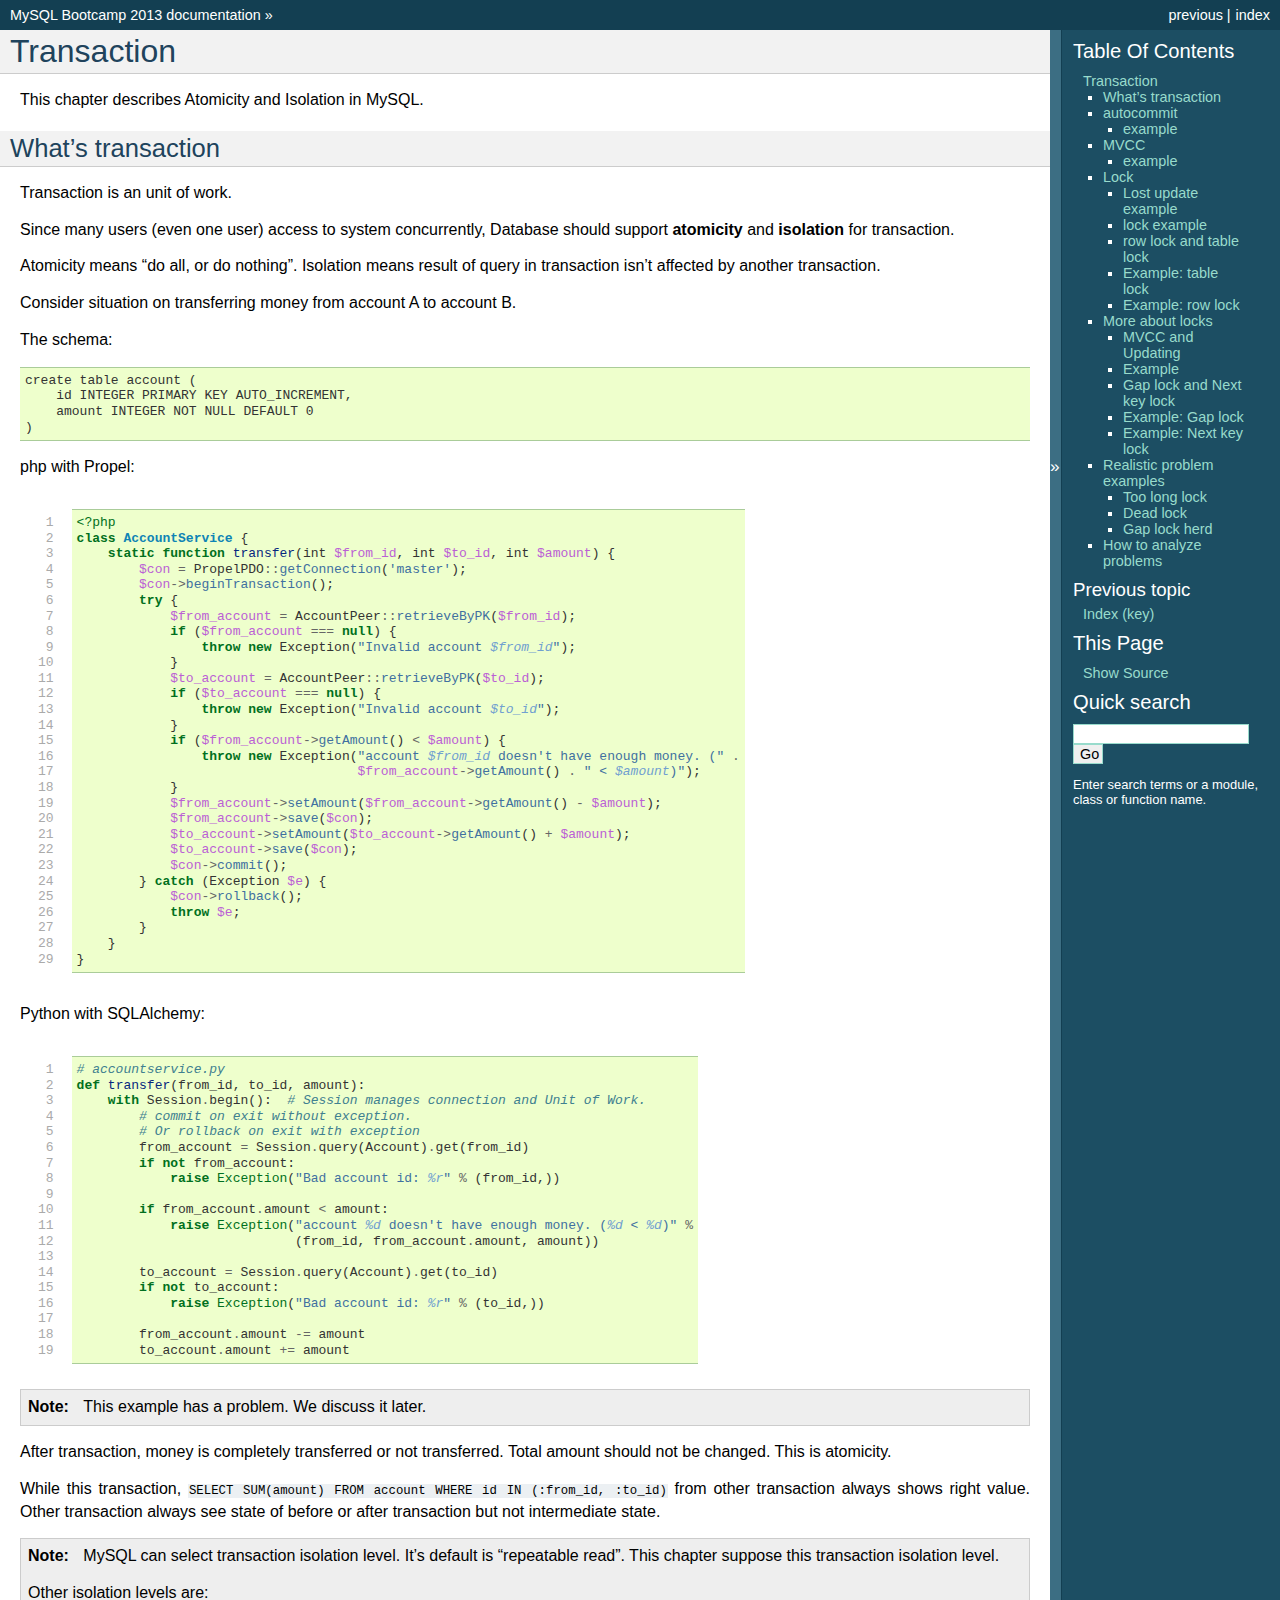
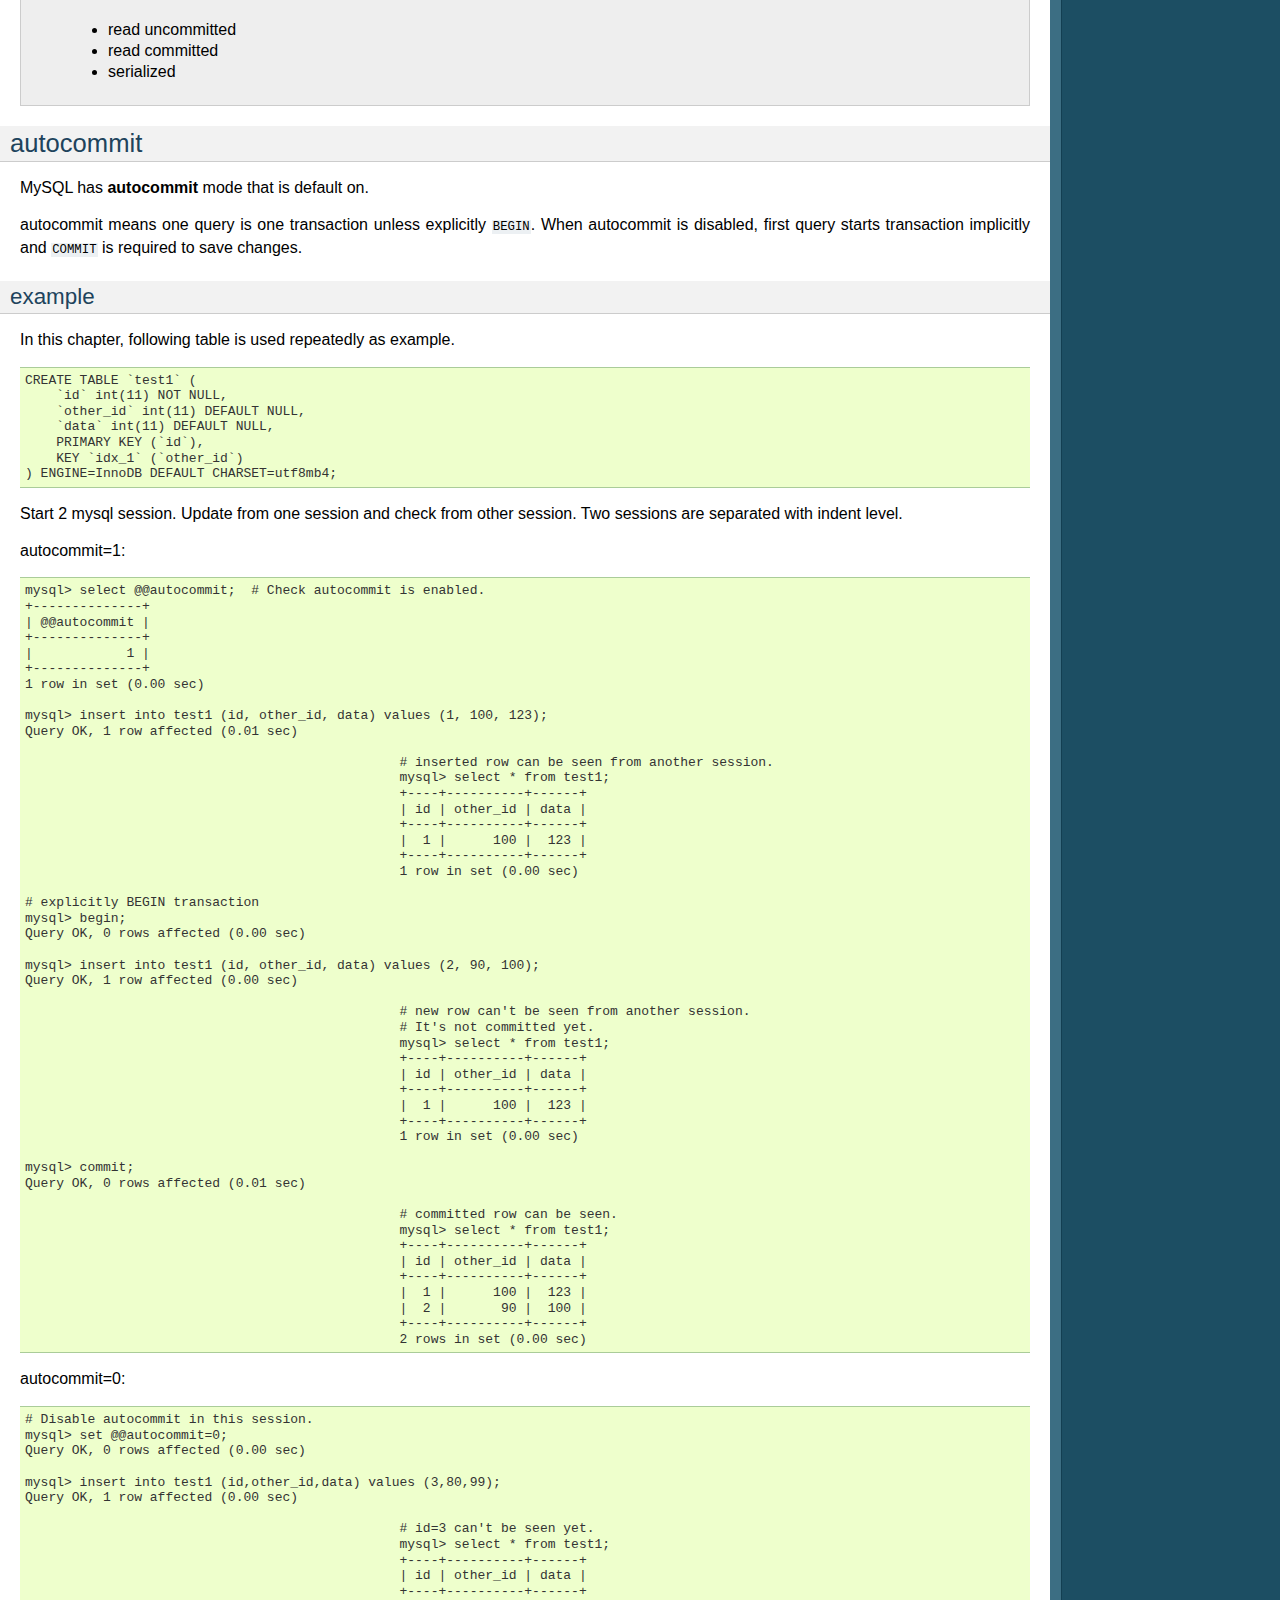
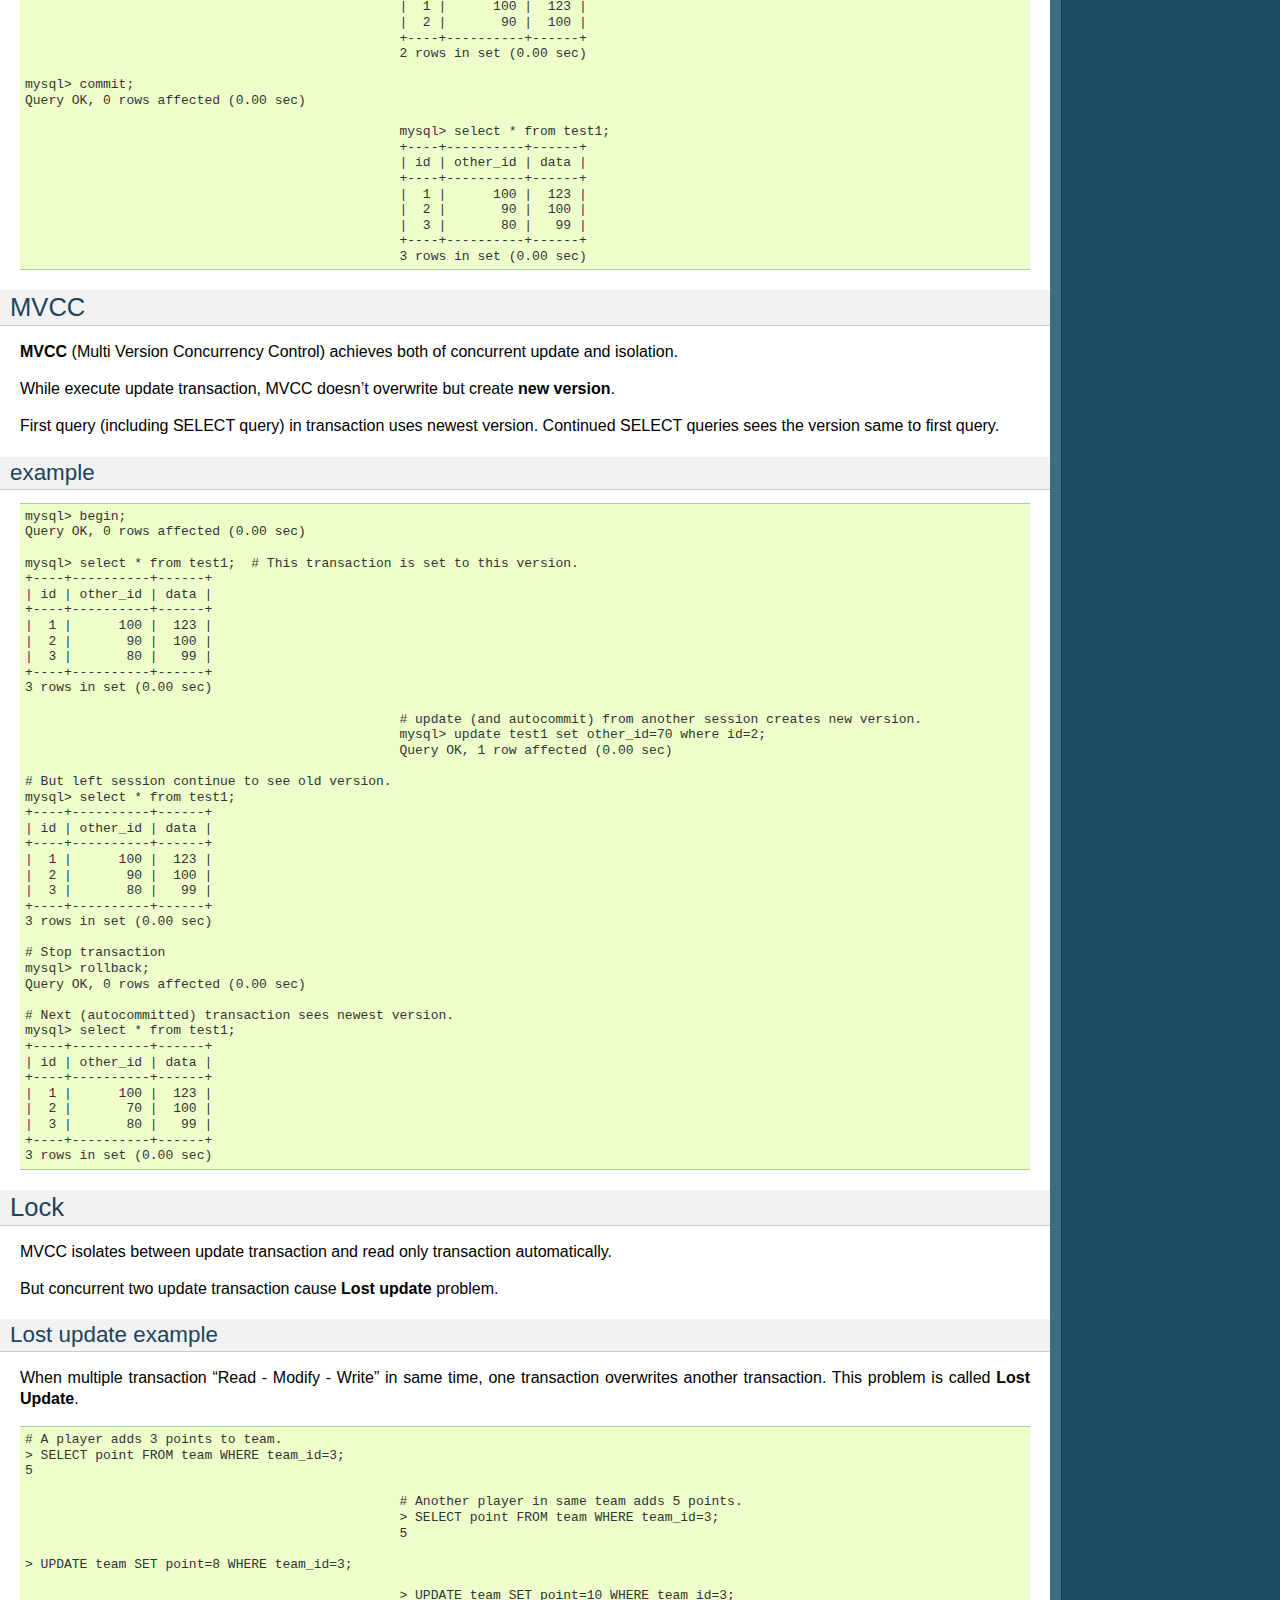
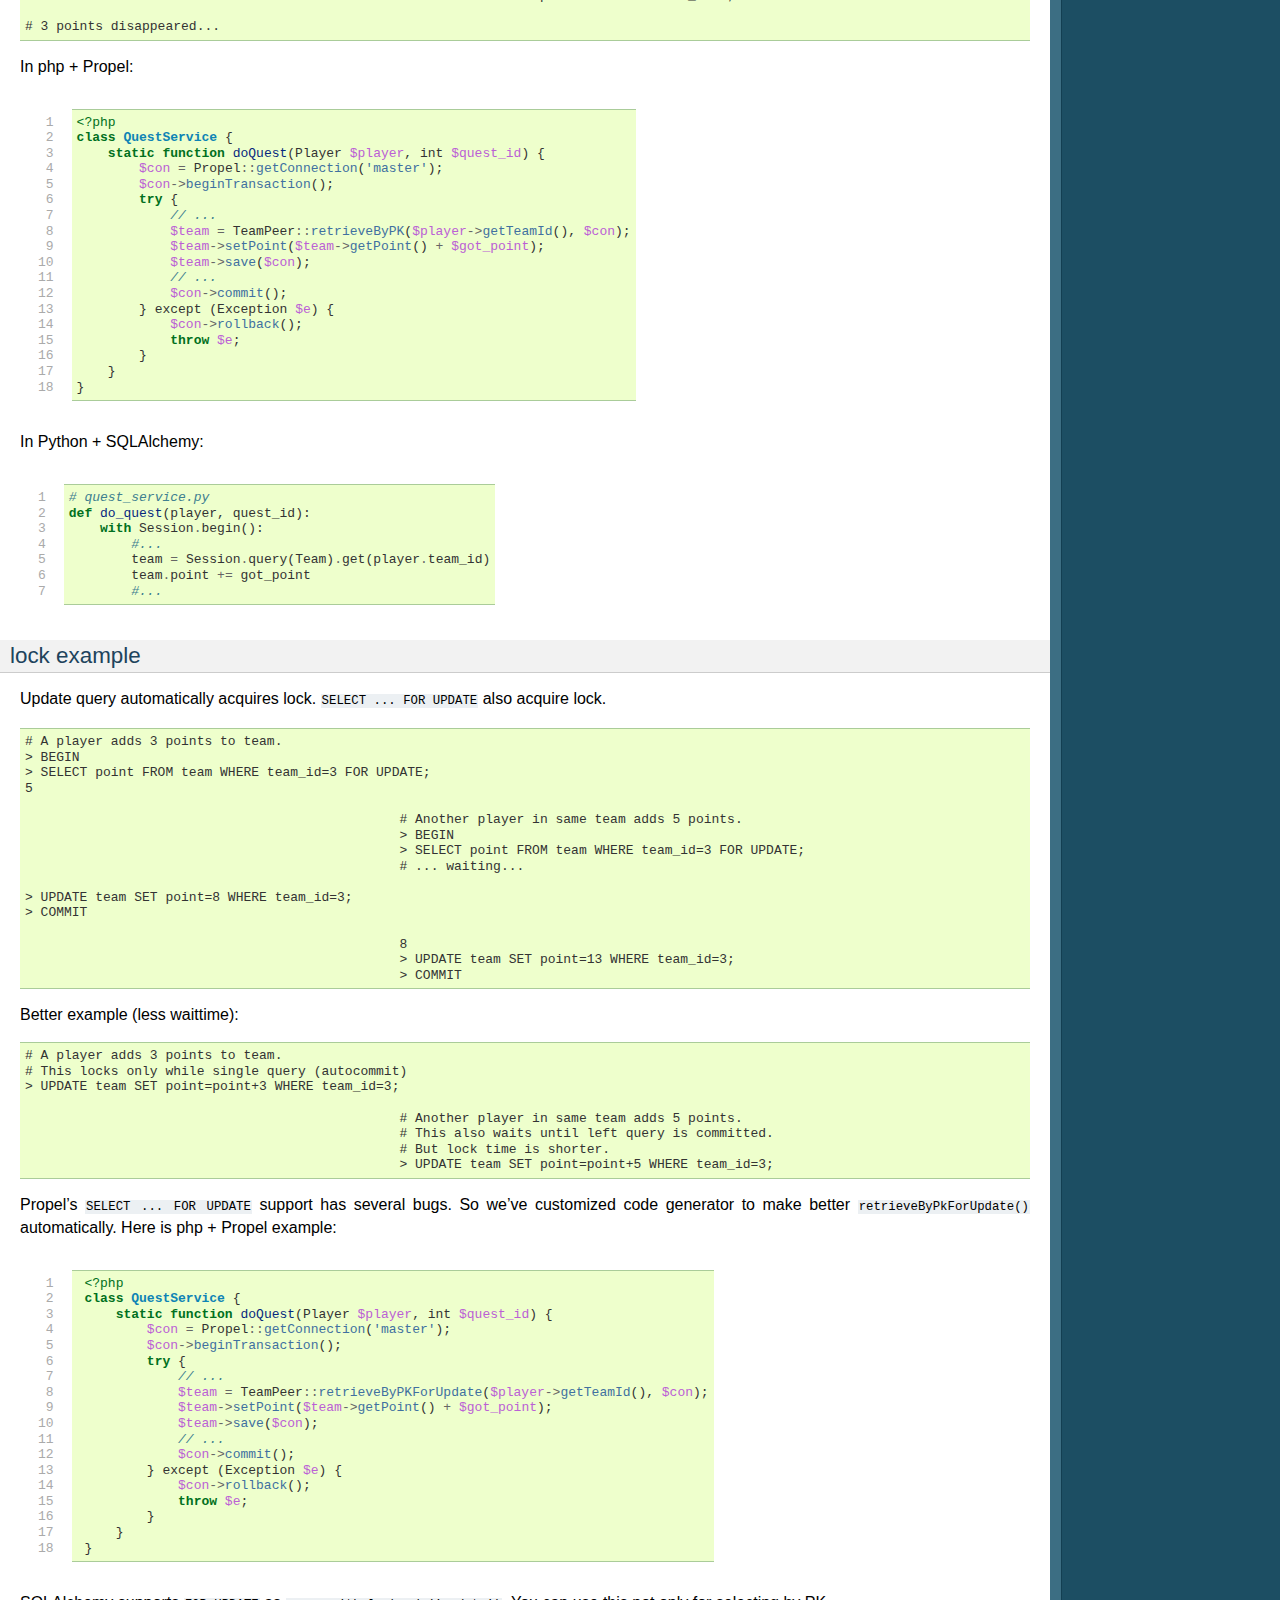
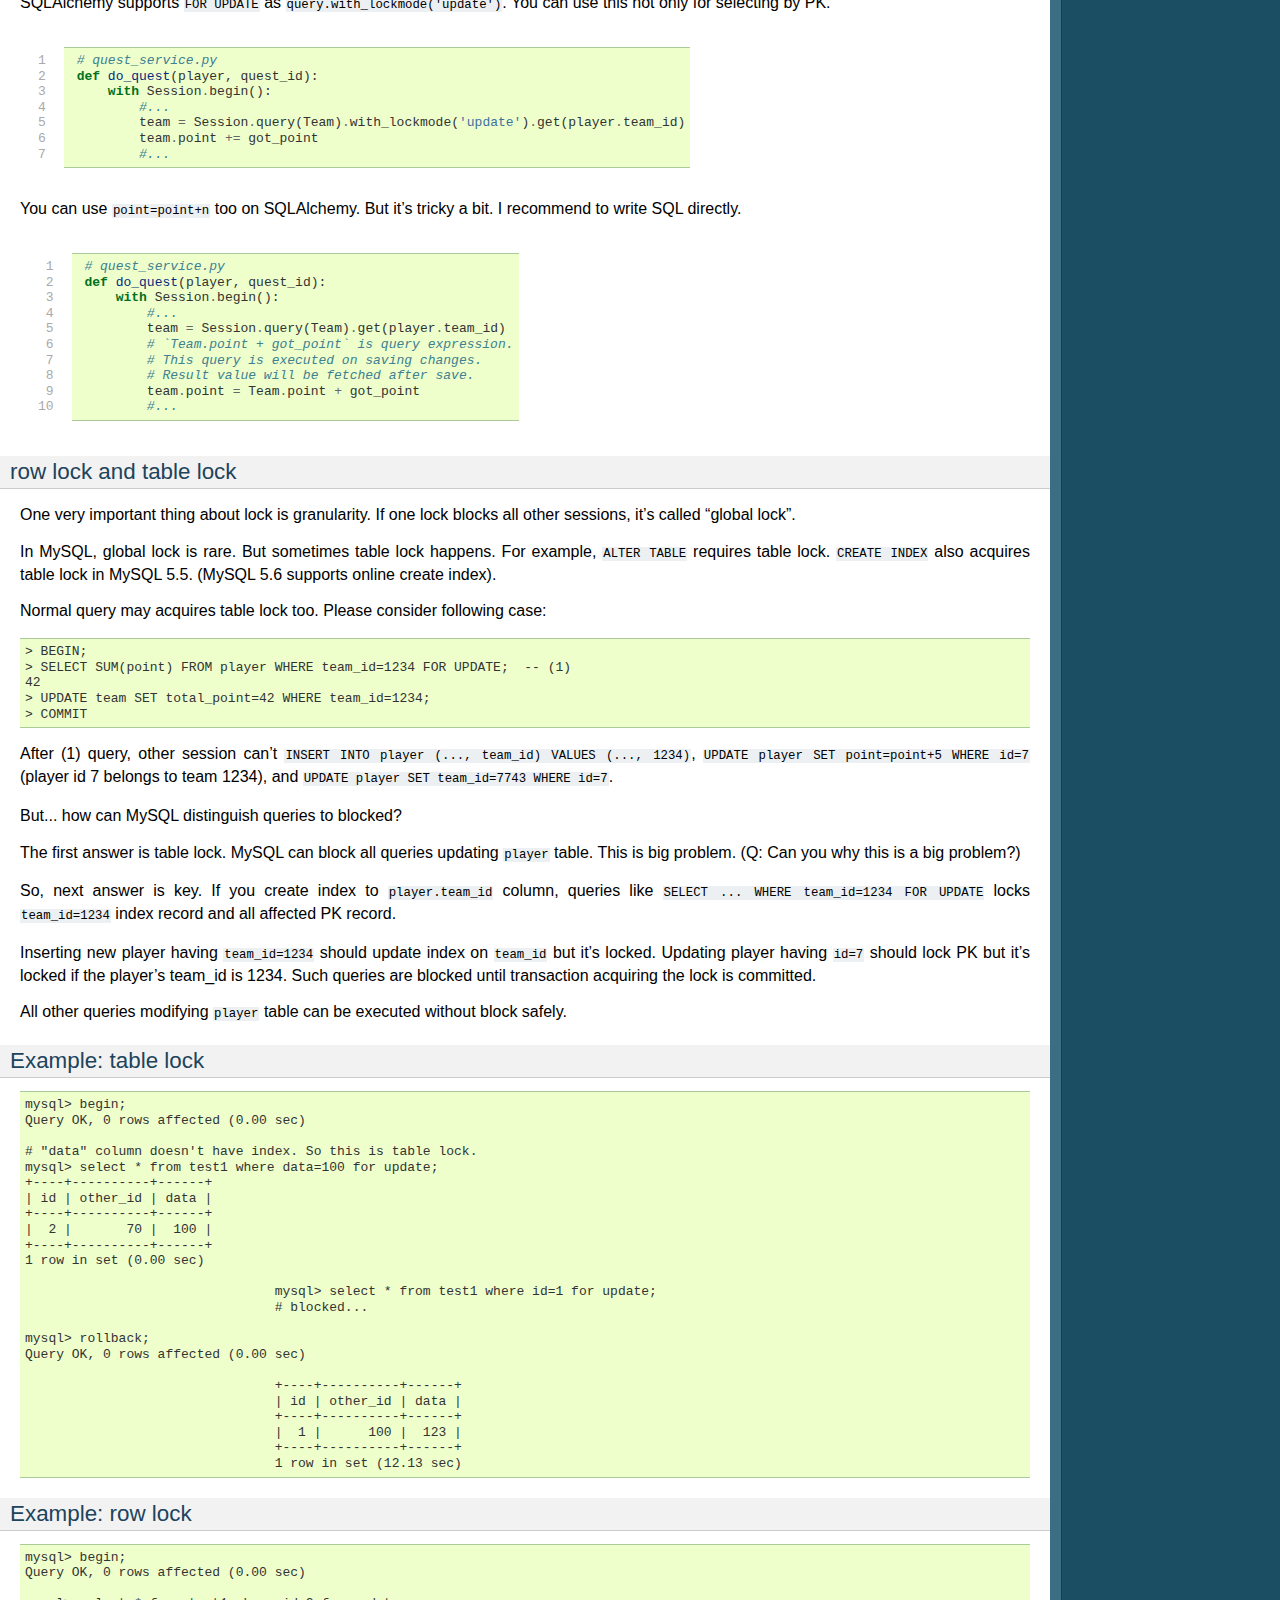
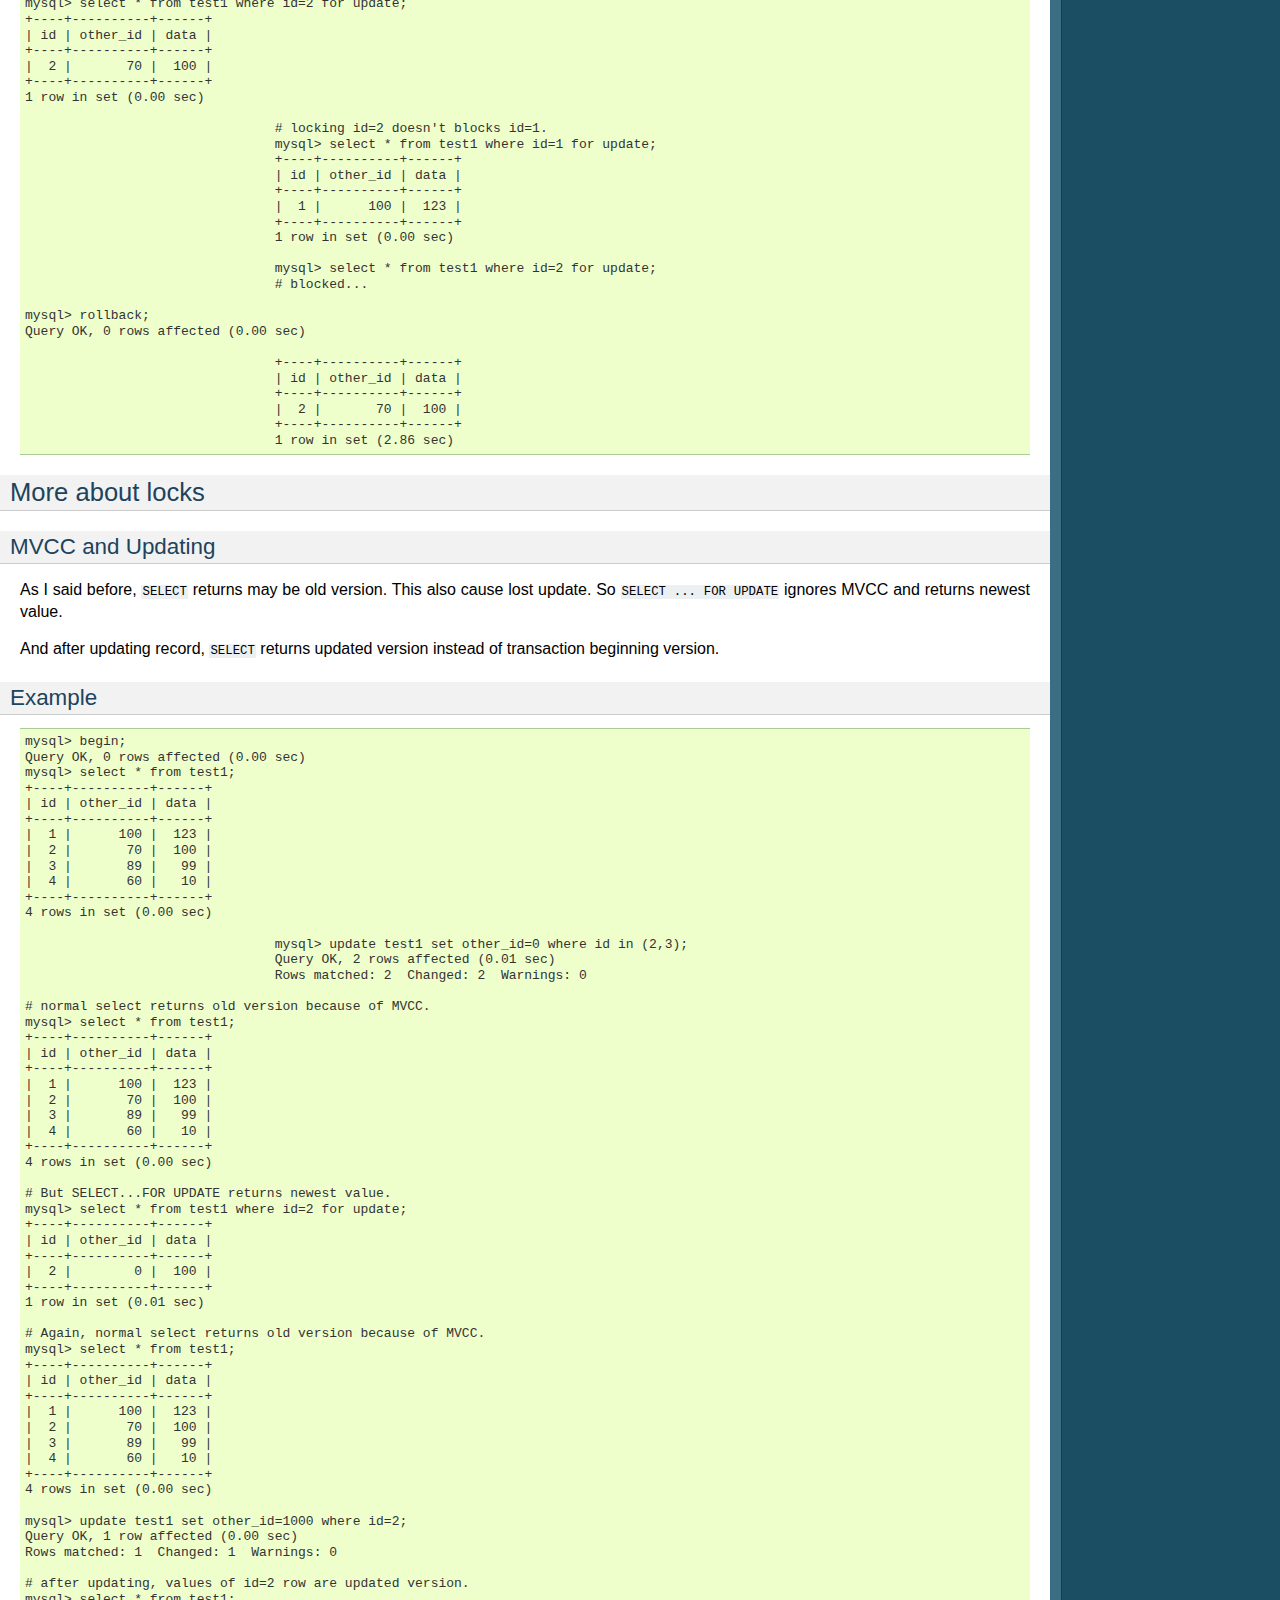
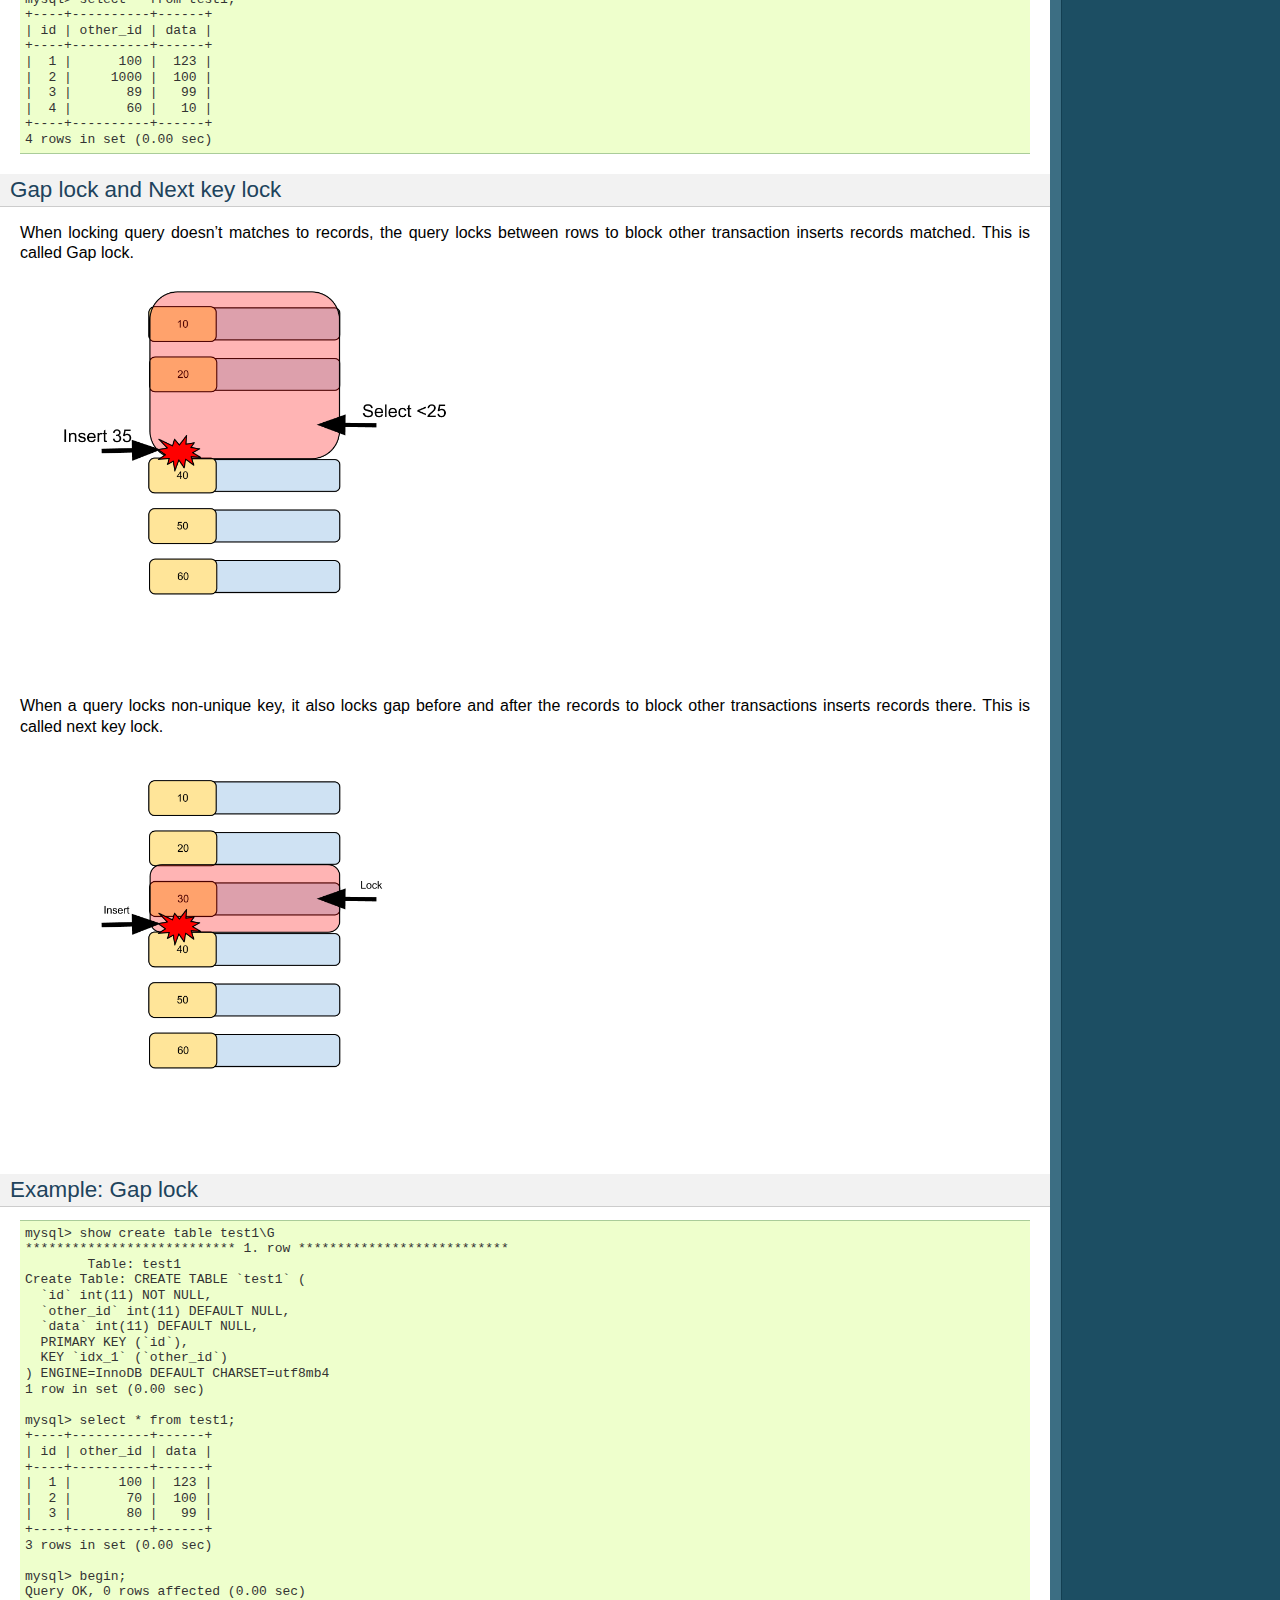
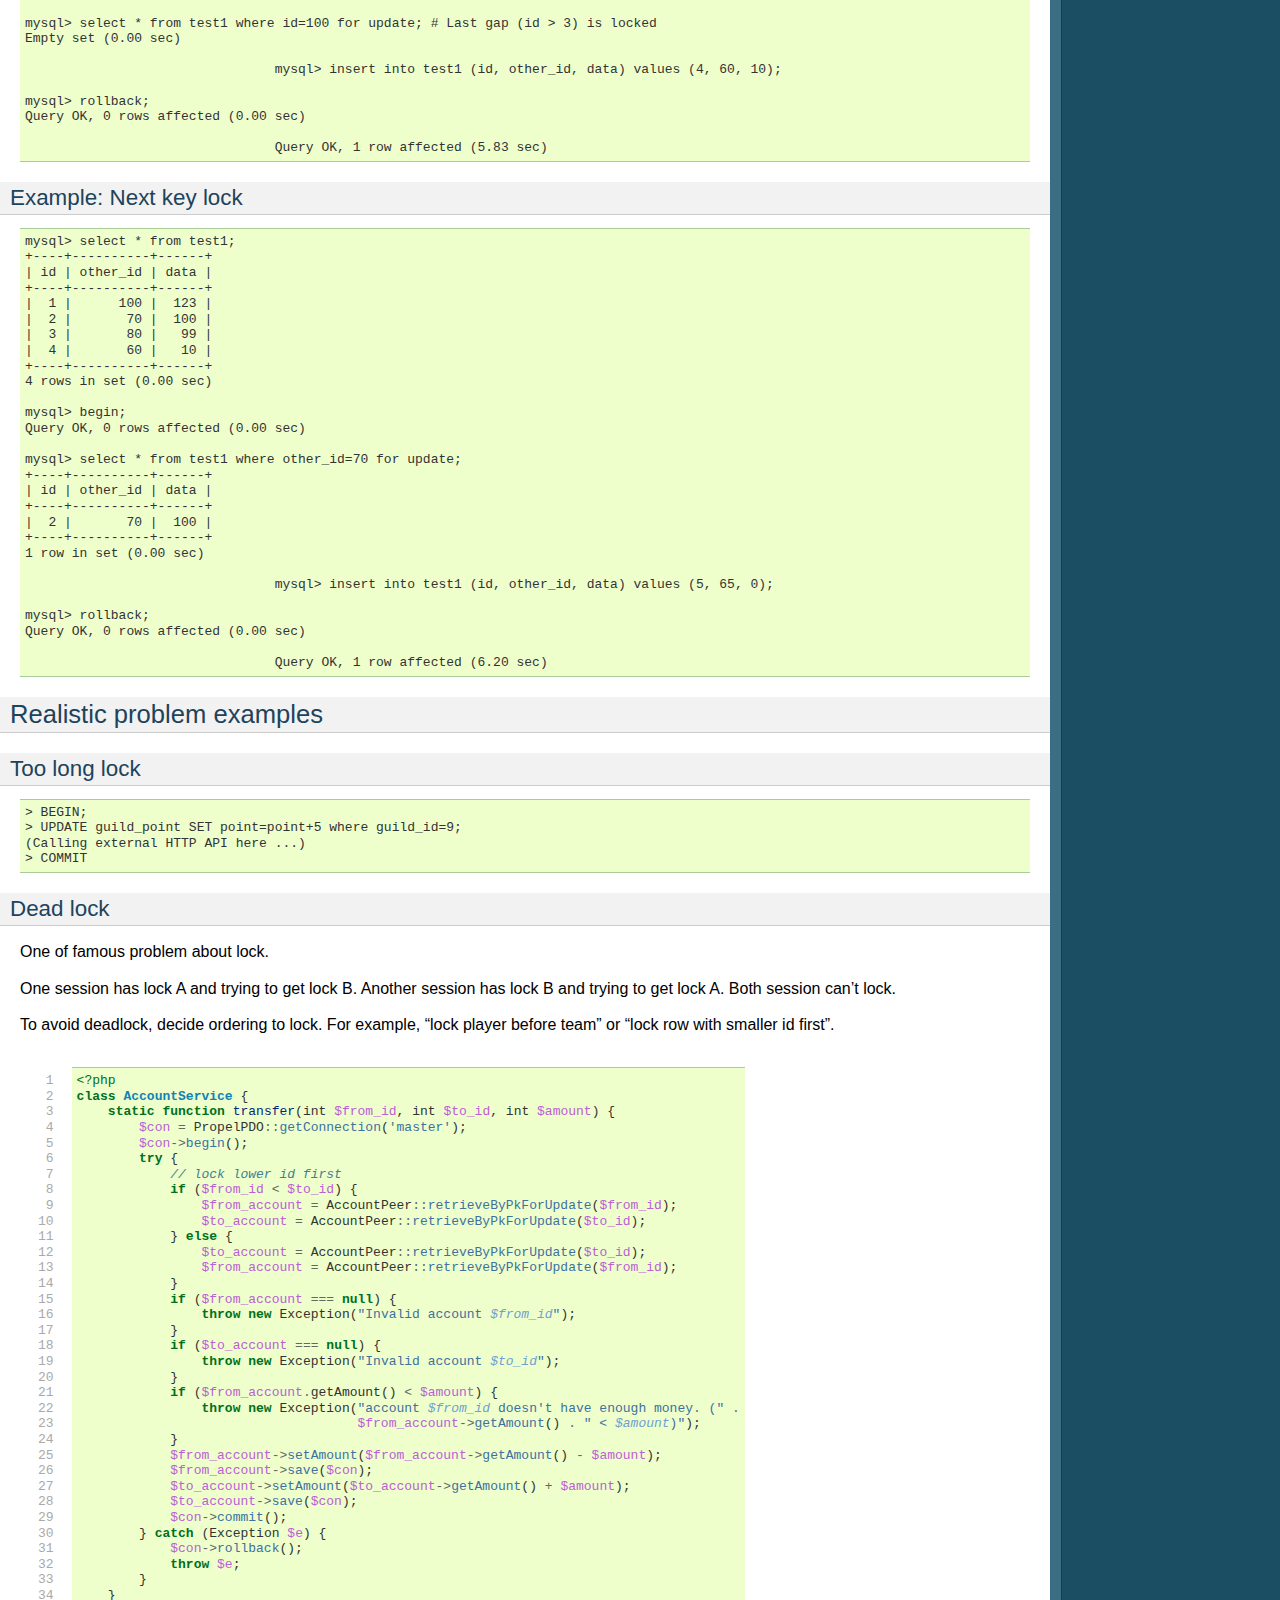
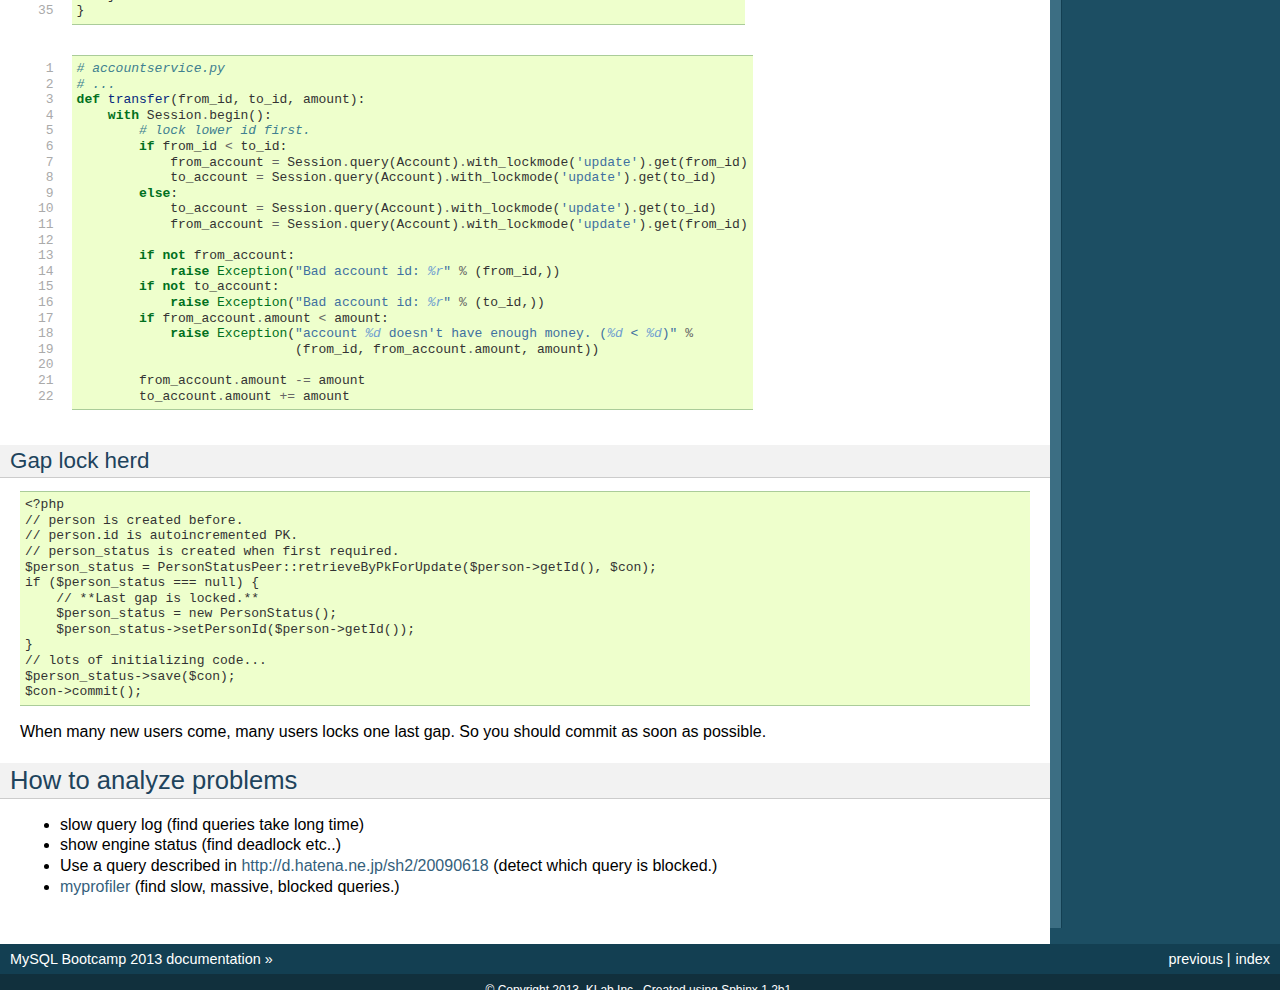
<file: transaction.html>
<!DOCTYPE html PUBLIC "-//W3C//DTD XHTML 1.0 Transitional//EN"
  "http://www.w3.org/TR/xhtml1/DTD/xhtml1-transitional.dtd">


<html xmlns="http://www.w3.org/1999/xhtml">
  <head>
    <meta http-equiv="Content-Type" content="text/html; charset=utf-8" />
    
    <title>Transaction &mdash; MySQL Bootcamp 2013 documentation</title>
    
    <link rel="stylesheet" href="static/default.css" type="text/css" />
    <link rel="stylesheet" href="static/pygments.css" type="text/css" />
    
    <script type="text/javascript">
      var DOCUMENTATION_OPTIONS = {
        URL_ROOT:    './',
        VERSION:     '2013',
        COLLAPSE_INDEX: false,
        FILE_SUFFIX: '.html',
        HAS_SOURCE:  true
      };
    </script>
    <script type="text/javascript" src="static/jquery.js"></script>
    <script type="text/javascript" src="static/underscore.js"></script>
    <script type="text/javascript" src="static/doctools.js"></script>
    <script type="text/javascript" src="static/sidebar.js"></script>
    <link rel="top" title="MySQL Bootcamp 2013 documentation" href="index.html" />
    <link rel="prev" title="Index (key)" href="key.html" />
<script>
  (function(i,s,o,g,r,a,m){i['GoogleAnalyticsObject']=r;i[r]=i[r]||function(){
    (i[r].q=i[r].q||[]).push(arguments)},i[r].l=1*new Date();a=s.createElement(o),
      m=s.getElementsByTagName(o)[0];a.async=1;a.src=g;m.parentNode.insertBefore(a,m)
        })(window,document,'script','//www.google-analytics.com/analytics.js','ga');

  ga('create', 'UA-41038985-1', 'klab.org');
    ga('send', 'pageview');

</script>

  </head>
  <body>
    <div class="related">
      <h3>Navigation</h3>
      <ul>
        <li class="right" style="margin-right: 10px">
          <a href="genindex.html" title="General Index"
             accesskey="I">index</a></li>
        <li class="right" >
          <a href="key.html" title="Index (key)"
             accesskey="P">previous</a> |</li>
        <li><a href="index.html">MySQL Bootcamp 2013 documentation</a> &raquo;</li> 
      </ul>
    </div>  

    <div class="document">
      <div class="documentwrapper">
        <div class="bodywrapper">
          <div class="body">
            
  <div class="section" id="transaction">
<h1>Transaction<a class="headerlink" href="#transaction" title="Permalink to this headline">¶</a></h1>
<p>This chapter describes Atomicity and Isolation in MySQL.</p>
<div class="section" id="what-s-transaction">
<h2>What&#8217;s transaction<a class="headerlink" href="#what-s-transaction" title="Permalink to this headline">¶</a></h2>
<p>Transaction is an unit of work.</p>
<p>Since many users (even one user) access to system concurrently,
Database should support <strong>atomicity</strong> and <strong>isolation</strong> for transaction.</p>
<p>Atomicity means &#8220;do all, or do nothing&#8221;.
Isolation means result of query in transaction isn&#8217;t affected by another transaction.</p>
<p>Consider situation on transferring money from account A to account B.</p>
<p>The schema:</p>
<div class="code sql highlight-python"><pre>create table account (
    id INTEGER PRIMARY KEY AUTO_INCREMENT,
    amount INTEGER NOT NULL DEFAULT 0
)</pre>
</div>
<p>php with Propel:</p>
<div class="highlight-php"><table class="highlighttable"><tr><td class="linenos"><div class="linenodiv"><pre> 1
 2
 3
 4
 5
 6
 7
 8
 9
10
11
12
13
14
15
16
17
18
19
20
21
22
23
24
25
26
27
28
29</pre></div></td><td class="code"><div class="highlight"><pre><span class="cp">&lt;?php</span>
<span class="k">class</span> <span class="nc">AccountService</span> <span class="p">{</span>
    <span class="k">static</span> <span class="k">function</span> <span class="nf">transfer</span><span class="p">(</span><span class="nx">int</span> <span class="nv">$from_id</span><span class="p">,</span> <span class="nx">int</span> <span class="nv">$to_id</span><span class="p">,</span> <span class="nx">int</span> <span class="nv">$amount</span><span class="p">)</span> <span class="p">{</span>
        <span class="nv">$con</span> <span class="o">=</span> <span class="nx">PropelPDO</span><span class="o">::</span><span class="na">getConnection</span><span class="p">(</span><span class="s1">&#39;master&#39;</span><span class="p">);</span>
        <span class="nv">$con</span><span class="o">-&gt;</span><span class="na">beginTransaction</span><span class="p">();</span>
        <span class="k">try</span> <span class="p">{</span>
            <span class="nv">$from_account</span> <span class="o">=</span> <span class="nx">AccountPeer</span><span class="o">::</span><span class="na">retrieveByPK</span><span class="p">(</span><span class="nv">$from_id</span><span class="p">);</span>
            <span class="k">if</span> <span class="p">(</span><span class="nv">$from_account</span> <span class="o">===</span> <span class="k">null</span><span class="p">)</span> <span class="p">{</span>
                <span class="k">throw</span> <span class="k">new</span> <span class="nx">Exception</span><span class="p">(</span><span class="s2">&quot;Invalid account </span><span class="si">$from_id</span><span class="s2">&quot;</span><span class="p">);</span>
            <span class="p">}</span>
            <span class="nv">$to_account</span> <span class="o">=</span> <span class="nx">AccountPeer</span><span class="o">::</span><span class="na">retrieveByPK</span><span class="p">(</span><span class="nv">$to_id</span><span class="p">);</span>
            <span class="k">if</span> <span class="p">(</span><span class="nv">$to_account</span> <span class="o">===</span> <span class="k">null</span><span class="p">)</span> <span class="p">{</span>
                <span class="k">throw</span> <span class="k">new</span> <span class="nx">Exception</span><span class="p">(</span><span class="s2">&quot;Invalid account </span><span class="si">$to_id</span><span class="s2">&quot;</span><span class="p">);</span>
            <span class="p">}</span>
            <span class="k">if</span> <span class="p">(</span><span class="nv">$from_account</span><span class="o">-&gt;</span><span class="na">getAmount</span><span class="p">()</span> <span class="o">&lt;</span> <span class="nv">$amount</span><span class="p">)</span> <span class="p">{</span>
                <span class="k">throw</span> <span class="k">new</span> <span class="nx">Exception</span><span class="p">(</span><span class="s2">&quot;account </span><span class="si">$from_id</span><span class="s2"> doesn&#39;t have enough money. (&quot;</span> <span class="o">.</span>
                                    <span class="nv">$from_account</span><span class="o">-&gt;</span><span class="na">getAmount</span><span class="p">()</span> <span class="o">.</span> <span class="s2">&quot; &lt; </span><span class="si">$amount</span><span class="s2">)&quot;</span><span class="p">);</span>
            <span class="p">}</span>
            <span class="nv">$from_account</span><span class="o">-&gt;</span><span class="na">setAmount</span><span class="p">(</span><span class="nv">$from_account</span><span class="o">-&gt;</span><span class="na">getAmount</span><span class="p">()</span> <span class="o">-</span> <span class="nv">$amount</span><span class="p">);</span>
            <span class="nv">$from_account</span><span class="o">-&gt;</span><span class="na">save</span><span class="p">(</span><span class="nv">$con</span><span class="p">);</span>
            <span class="nv">$to_account</span><span class="o">-&gt;</span><span class="na">setAmount</span><span class="p">(</span><span class="nv">$to_account</span><span class="o">-&gt;</span><span class="na">getAmount</span><span class="p">()</span> <span class="o">+</span> <span class="nv">$amount</span><span class="p">);</span>
            <span class="nv">$to_account</span><span class="o">-&gt;</span><span class="na">save</span><span class="p">(</span><span class="nv">$con</span><span class="p">);</span>
            <span class="nv">$con</span><span class="o">-&gt;</span><span class="na">commit</span><span class="p">();</span>
        <span class="p">}</span> <span class="k">catch</span> <span class="p">(</span><span class="nx">Exception</span> <span class="nv">$e</span><span class="p">)</span> <span class="p">{</span>
            <span class="nv">$con</span><span class="o">-&gt;</span><span class="na">rollback</span><span class="p">();</span>
            <span class="k">throw</span> <span class="nv">$e</span><span class="p">;</span>
        <span class="p">}</span>
    <span class="p">}</span>
<span class="p">}</span>
</pre></div>
</td></tr></table></div>
<p>Python with SQLAlchemy:</p>
<div class="highlight-python"><table class="highlighttable"><tr><td class="linenos"><div class="linenodiv"><pre> 1
 2
 3
 4
 5
 6
 7
 8
 9
10
11
12
13
14
15
16
17
18
19</pre></div></td><td class="code"><div class="highlight"><pre><span class="c"># accountservice.py</span>
<span class="k">def</span> <span class="nf">transfer</span><span class="p">(</span><span class="n">from_id</span><span class="p">,</span> <span class="n">to_id</span><span class="p">,</span> <span class="n">amount</span><span class="p">):</span>
    <span class="k">with</span> <span class="n">Session</span><span class="o">.</span><span class="n">begin</span><span class="p">():</span>  <span class="c"># Session manages connection and Unit of Work.</span>
        <span class="c"># commit on exit without exception.</span>
        <span class="c"># Or rollback on exit with exception</span>
        <span class="n">from_account</span> <span class="o">=</span> <span class="n">Session</span><span class="o">.</span><span class="n">query</span><span class="p">(</span><span class="n">Account</span><span class="p">)</span><span class="o">.</span><span class="n">get</span><span class="p">(</span><span class="n">from_id</span><span class="p">)</span>
        <span class="k">if</span> <span class="ow">not</span> <span class="n">from_account</span><span class="p">:</span>
            <span class="k">raise</span> <span class="ne">Exception</span><span class="p">(</span><span class="s">&quot;Bad account id: </span><span class="si">%r</span><span class="s">&quot;</span> <span class="o">%</span> <span class="p">(</span><span class="n">from_id</span><span class="p">,))</span>

        <span class="k">if</span> <span class="n">from_account</span><span class="o">.</span><span class="n">amount</span> <span class="o">&lt;</span> <span class="n">amount</span><span class="p">:</span>
            <span class="k">raise</span> <span class="ne">Exception</span><span class="p">(</span><span class="s">&quot;account </span><span class="si">%d</span><span class="s"> doesn&#39;t have enough money. (</span><span class="si">%d</span><span class="s"> &lt; </span><span class="si">%d</span><span class="s">)&quot;</span> <span class="o">%</span>
                            <span class="p">(</span><span class="n">from_id</span><span class="p">,</span> <span class="n">from_account</span><span class="o">.</span><span class="n">amount</span><span class="p">,</span> <span class="n">amount</span><span class="p">))</span>

        <span class="n">to_account</span> <span class="o">=</span> <span class="n">Session</span><span class="o">.</span><span class="n">query</span><span class="p">(</span><span class="n">Account</span><span class="p">)</span><span class="o">.</span><span class="n">get</span><span class="p">(</span><span class="n">to_id</span><span class="p">)</span>
        <span class="k">if</span> <span class="ow">not</span> <span class="n">to_account</span><span class="p">:</span>
            <span class="k">raise</span> <span class="ne">Exception</span><span class="p">(</span><span class="s">&quot;Bad account id: </span><span class="si">%r</span><span class="s">&quot;</span> <span class="o">%</span> <span class="p">(</span><span class="n">to_id</span><span class="p">,))</span>

        <span class="n">from_account</span><span class="o">.</span><span class="n">amount</span> <span class="o">-=</span> <span class="n">amount</span>
        <span class="n">to_account</span><span class="o">.</span><span class="n">amount</span> <span class="o">+=</span> <span class="n">amount</span>
</pre></div>
</td></tr></table></div>
<div class="admonition note">
<p class="first admonition-title">Note</p>
<p class="last">This example has a problem. We discuss it later.</p>
</div>
<p>After transaction, money is completely transferred or not transferred.
Total amount should not be changed. This is atomicity.</p>
<p>While this transaction, <tt class="docutils literal"><span class="pre">SELECT</span> <span class="pre">SUM(amount)</span> <span class="pre">FROM</span> <span class="pre">account</span> <span class="pre">WHERE</span> <span class="pre">id</span> <span class="pre">IN</span> <span class="pre">(:from_id,</span> <span class="pre">:to_id)</span></tt>
from other transaction always shows right value. Other transaction always see state of before or
after transaction but not intermediate state.</p>
<div class="admonition note">
<p class="first admonition-title">Note</p>
<p>MySQL can select transaction isolation level. It&#8217;s default is &#8220;repeatable read&#8221;.
This chapter suppose this transaction isolation level.</p>
<p>Other isolation levels are:</p>
<blockquote class="last">
<div><ul class="simple">
<li>read uncommitted</li>
<li>read committed</li>
<li>serialized</li>
</ul>
</div></blockquote>
</div>
</div>
<div class="section" id="autocommit">
<h2>autocommit<a class="headerlink" href="#autocommit" title="Permalink to this headline">¶</a></h2>
<p>MySQL has <strong>autocommit</strong> mode that is default on.</p>
<p>autocommit means one query is one transaction unless explicitly <tt class="docutils literal"><span class="pre">BEGIN</span></tt>.
When autocommit is disabled, first query starts transaction implicitly and
<tt class="docutils literal"><span class="pre">COMMIT</span></tt> is required to save changes.</p>
<div class="section" id="example">
<h3>example<a class="headerlink" href="#example" title="Permalink to this headline">¶</a></h3>
<p>In this chapter, following table is used repeatedly as example.</p>
<div class="code sql highlight-python"><pre>CREATE TABLE `test1` (
    `id` int(11) NOT NULL,
    `other_id` int(11) DEFAULT NULL,
    `data` int(11) DEFAULT NULL,
    PRIMARY KEY (`id`),
    KEY `idx_1` (`other_id`)
) ENGINE=InnoDB DEFAULT CHARSET=utf8mb4;</pre>
</div>
<p>Start 2 mysql session. Update from one session and check from other session.
Two sessions are separated with indent level.</p>
<p>autocommit=1:</p>
<div class="highlight-python"><pre>mysql&gt; select @@autocommit;  # Check autocommit is enabled.
+--------------+
| @@autocommit |
+--------------+
|            1 |
+--------------+
1 row in set (0.00 sec)

mysql&gt; insert into test1 (id, other_id, data) values (1, 100, 123);
Query OK, 1 row affected (0.01 sec)

                                                # inserted row can be seen from another session.
                                                mysql&gt; select * from test1;
                                                +----+----------+------+
                                                | id | other_id | data |
                                                +----+----------+------+
                                                |  1 |      100 |  123 |
                                                +----+----------+------+
                                                1 row in set (0.00 sec)

# explicitly BEGIN transaction
mysql&gt; begin;
Query OK, 0 rows affected (0.00 sec)

mysql&gt; insert into test1 (id, other_id, data) values (2, 90, 100);
Query OK, 1 row affected (0.00 sec)

                                                # new row can't be seen from another session.
                                                # It's not committed yet.
                                                mysql&gt; select * from test1;
                                                +----+----------+------+
                                                | id | other_id | data |
                                                +----+----------+------+
                                                |  1 |      100 |  123 |
                                                +----+----------+------+
                                                1 row in set (0.00 sec)

mysql&gt; commit;
Query OK, 0 rows affected (0.01 sec)

                                                # committed row can be seen.
                                                mysql&gt; select * from test1;
                                                +----+----------+------+
                                                | id | other_id | data |
                                                +----+----------+------+
                                                |  1 |      100 |  123 |
                                                |  2 |       90 |  100 |
                                                +----+----------+------+
                                                2 rows in set (0.00 sec)</pre>
</div>
<p>autocommit=0:</p>
<div class="highlight-python"><pre># Disable autocommit in this session.
mysql&gt; set @@autocommit=0;
Query OK, 0 rows affected (0.00 sec)

mysql&gt; insert into test1 (id,other_id,data) values (3,80,99);
Query OK, 1 row affected (0.00 sec)

                                                # id=3 can't be seen yet.
                                                mysql&gt; select * from test1;
                                                +----+----------+------+
                                                | id | other_id | data |
                                                +----+----------+------+
                                                |  1 |      100 |  123 |
                                                |  2 |       90 |  100 |
                                                +----+----------+------+
                                                2 rows in set (0.00 sec)

mysql&gt; commit;
Query OK, 0 rows affected (0.00 sec)

                                                mysql&gt; select * from test1;
                                                +----+----------+------+
                                                | id | other_id | data |
                                                +----+----------+------+
                                                |  1 |      100 |  123 |
                                                |  2 |       90 |  100 |
                                                |  3 |       80 |   99 |
                                                +----+----------+------+
                                                3 rows in set (0.00 sec)</pre>
</div>
</div>
</div>
<div class="section" id="mvcc">
<h2>MVCC<a class="headerlink" href="#mvcc" title="Permalink to this headline">¶</a></h2>
<p><strong>MVCC</strong> (Multi Version Concurrency Control) achieves both of concurrent update and isolation.</p>
<p>While execute update transaction, MVCC doesn&#8217;t overwrite but create <strong>new version</strong>.</p>
<p>First query (including SELECT query) in transaction uses newest version.
Continued SELECT queries sees the version same to first query.</p>
<div class="section" id="id1">
<h3>example<a class="headerlink" href="#id1" title="Permalink to this headline">¶</a></h3>
<div class="highlight-python"><pre>mysql&gt; begin;
Query OK, 0 rows affected (0.00 sec)

mysql&gt; select * from test1;  # This transaction is set to this version.
+----+----------+------+
| id | other_id | data |
+----+----------+------+
|  1 |      100 |  123 |
|  2 |       90 |  100 |
|  3 |       80 |   99 |
+----+----------+------+
3 rows in set (0.00 sec)

                                                # update (and autocommit) from another session creates new version.
                                                mysql&gt; update test1 set other_id=70 where id=2;
                                                Query OK, 1 row affected (0.00 sec)

# But left session continue to see old version.
mysql&gt; select * from test1;
+----+----------+------+
| id | other_id | data |
+----+----------+------+
|  1 |      100 |  123 |
|  2 |       90 |  100 |
|  3 |       80 |   99 |
+----+----------+------+
3 rows in set (0.00 sec)

# Stop transaction
mysql&gt; rollback;
Query OK, 0 rows affected (0.00 sec)

# Next (autocommitted) transaction sees newest version.
mysql&gt; select * from test1;
+----+----------+------+
| id | other_id | data |
+----+----------+------+
|  1 |      100 |  123 |
|  2 |       70 |  100 |
|  3 |       80 |   99 |
+----+----------+------+
3 rows in set (0.00 sec)</pre>
</div>
</div>
</div>
<div class="section" id="lock">
<h2>Lock<a class="headerlink" href="#lock" title="Permalink to this headline">¶</a></h2>
<p>MVCC isolates between update transaction and read only transaction automatically.</p>
<p>But concurrent two update transaction cause <strong>Lost update</strong> problem.</p>
<div class="section" id="lost-update-example">
<h3>Lost update example<a class="headerlink" href="#lost-update-example" title="Permalink to this headline">¶</a></h3>
<p>When multiple transaction &#8220;Read - Modify - Write&#8221; in same time, one transaction
overwrites another transaction. This problem is called <strong>Lost Update</strong>.</p>
<div class="highlight-python"><pre># A player adds 3 points to team.
&gt; SELECT point FROM team WHERE team_id=3;
5

                                                # Another player in same team adds 5 points.
                                                &gt; SELECT point FROM team WHERE team_id=3;
                                                5

&gt; UPDATE team SET point=8 WHERE team_id=3;

                                                &gt; UPDATE team SET point=10 WHERE team_id=3;

# 3 points disappeared...</pre>
</div>
<p>In php + Propel:</p>
<div class="highlight-php"><table class="highlighttable"><tr><td class="linenos"><div class="linenodiv"><pre> 1
 2
 3
 4
 5
 6
 7
 8
 9
10
11
12
13
14
15
16
17
18</pre></div></td><td class="code"><div class="highlight"><pre><span class="cp">&lt;?php</span>
<span class="k">class</span> <span class="nc">QuestService</span> <span class="p">{</span>
    <span class="k">static</span> <span class="k">function</span> <span class="nf">doQuest</span><span class="p">(</span><span class="nx">Player</span> <span class="nv">$player</span><span class="p">,</span> <span class="nx">int</span> <span class="nv">$quest_id</span><span class="p">)</span> <span class="p">{</span>
        <span class="nv">$con</span> <span class="o">=</span> <span class="nx">Propel</span><span class="o">::</span><span class="na">getConnection</span><span class="p">(</span><span class="s1">&#39;master&#39;</span><span class="p">);</span>
        <span class="nv">$con</span><span class="o">-&gt;</span><span class="na">beginTransaction</span><span class="p">();</span>
        <span class="k">try</span> <span class="p">{</span>
            <span class="c1">// ...</span>
            <span class="nv">$team</span> <span class="o">=</span> <span class="nx">TeamPeer</span><span class="o">::</span><span class="na">retrieveByPK</span><span class="p">(</span><span class="nv">$player</span><span class="o">-&gt;</span><span class="na">getTeamId</span><span class="p">(),</span> <span class="nv">$con</span><span class="p">);</span>
            <span class="nv">$team</span><span class="o">-&gt;</span><span class="na">setPoint</span><span class="p">(</span><span class="nv">$team</span><span class="o">-&gt;</span><span class="na">getPoint</span><span class="p">()</span> <span class="o">+</span> <span class="nv">$got_point</span><span class="p">);</span>
            <span class="nv">$team</span><span class="o">-&gt;</span><span class="na">save</span><span class="p">(</span><span class="nv">$con</span><span class="p">);</span>
            <span class="c1">// ...</span>
            <span class="nv">$con</span><span class="o">-&gt;</span><span class="na">commit</span><span class="p">();</span>
        <span class="p">}</span> <span class="nx">except</span> <span class="p">(</span><span class="nx">Exception</span> <span class="nv">$e</span><span class="p">)</span> <span class="p">{</span>
            <span class="nv">$con</span><span class="o">-&gt;</span><span class="na">rollback</span><span class="p">();</span>
            <span class="k">throw</span> <span class="nv">$e</span><span class="p">;</span>
        <span class="p">}</span>
    <span class="p">}</span>
<span class="p">}</span>
</pre></div>
</td></tr></table></div>
<p>In Python + SQLAlchemy:</p>
<div class="highlight-python"><table class="highlighttable"><tr><td class="linenos"><div class="linenodiv"><pre>1
2
3
4
5
6
7</pre></div></td><td class="code"><div class="highlight"><pre><span class="c"># quest_service.py</span>
<span class="k">def</span> <span class="nf">do_quest</span><span class="p">(</span><span class="n">player</span><span class="p">,</span> <span class="n">quest_id</span><span class="p">):</span>
    <span class="k">with</span> <span class="n">Session</span><span class="o">.</span><span class="n">begin</span><span class="p">():</span>
        <span class="c">#...</span>
        <span class="n">team</span> <span class="o">=</span> <span class="n">Session</span><span class="o">.</span><span class="n">query</span><span class="p">(</span><span class="n">Team</span><span class="p">)</span><span class="o">.</span><span class="n">get</span><span class="p">(</span><span class="n">player</span><span class="o">.</span><span class="n">team_id</span><span class="p">)</span>
        <span class="n">team</span><span class="o">.</span><span class="n">point</span> <span class="o">+=</span> <span class="n">got_point</span>
        <span class="c">#...</span>
</pre></div>
</td></tr></table></div>
</div>
<div class="section" id="lock-example">
<h3>lock example<a class="headerlink" href="#lock-example" title="Permalink to this headline">¶</a></h3>
<p>Update query automatically acquires lock. <tt class="docutils literal"><span class="pre">SELECT</span> <span class="pre">...</span> <span class="pre">FOR</span> <span class="pre">UPDATE</span></tt> also acquire lock.</p>
<div class="code sql highlight-python"><pre># A player adds 3 points to team.
&gt; BEGIN
&gt; SELECT point FROM team WHERE team_id=3 FOR UPDATE;
5

                                                # Another player in same team adds 5 points.
                                                &gt; BEGIN
                                                &gt; SELECT point FROM team WHERE team_id=3 FOR UPDATE;
                                                # ... waiting...

&gt; UPDATE team SET point=8 WHERE team_id=3;
&gt; COMMIT

                                                8
                                                &gt; UPDATE team SET point=13 WHERE team_id=3;
                                                &gt; COMMIT</pre>
</div>
<p>Better example (less waittime):</p>
<div class="code sql highlight-python"><pre># A player adds 3 points to team.
# This locks only while single query (autocommit)
&gt; UPDATE team SET point=point+3 WHERE team_id=3;

                                                # Another player in same team adds 5 points.
                                                # This also waits until left query is committed.
                                                # But lock time is shorter.
                                                &gt; UPDATE team SET point=point+5 WHERE team_id=3;</pre>
</div>
<p>Propel&#8217;s <tt class="docutils literal"><span class="pre">SELECT</span> <span class="pre">...</span> <span class="pre">FOR</span> <span class="pre">UPDATE</span></tt> support has several bugs.
So we&#8217;ve customized code generator to make better <tt class="docutils literal"><span class="pre">retrieveByPkForUpdate()</span></tt> automatically.
Here is php + Propel example:</p>
<div class="highlight-php"><table class="highlighttable"><tr><td class="linenos"><div class="linenodiv"><pre> 1
 2
 3
 4
 5
 6
 7
 8
 9
10
11
12
13
14
15
16
17
18</pre></div></td><td class="code"><div class="highlight"><pre><span class="x"> </span><span class="cp">&lt;?php</span>
 <span class="k">class</span> <span class="nc">QuestService</span> <span class="p">{</span>
     <span class="k">static</span> <span class="k">function</span> <span class="nf">doQuest</span><span class="p">(</span><span class="nx">Player</span> <span class="nv">$player</span><span class="p">,</span> <span class="nx">int</span> <span class="nv">$quest_id</span><span class="p">)</span> <span class="p">{</span>
         <span class="nv">$con</span> <span class="o">=</span> <span class="nx">Propel</span><span class="o">::</span><span class="na">getConnection</span><span class="p">(</span><span class="s1">&#39;master&#39;</span><span class="p">);</span>
         <span class="nv">$con</span><span class="o">-&gt;</span><span class="na">beginTransaction</span><span class="p">();</span>
         <span class="k">try</span> <span class="p">{</span>
             <span class="c1">// ...</span>
             <span class="nv">$team</span> <span class="o">=</span> <span class="nx">TeamPeer</span><span class="o">::</span><span class="na">retrieveByPKForUpdate</span><span class="p">(</span><span class="nv">$player</span><span class="o">-&gt;</span><span class="na">getTeamId</span><span class="p">(),</span> <span class="nv">$con</span><span class="p">);</span>
             <span class="nv">$team</span><span class="o">-&gt;</span><span class="na">setPoint</span><span class="p">(</span><span class="nv">$team</span><span class="o">-&gt;</span><span class="na">getPoint</span><span class="p">()</span> <span class="o">+</span> <span class="nv">$got_point</span><span class="p">);</span>
             <span class="nv">$team</span><span class="o">-&gt;</span><span class="na">save</span><span class="p">(</span><span class="nv">$con</span><span class="p">);</span>
             <span class="c1">// ...</span>
             <span class="nv">$con</span><span class="o">-&gt;</span><span class="na">commit</span><span class="p">();</span>
         <span class="p">}</span> <span class="nx">except</span> <span class="p">(</span><span class="nx">Exception</span> <span class="nv">$e</span><span class="p">)</span> <span class="p">{</span>
             <span class="nv">$con</span><span class="o">-&gt;</span><span class="na">rollback</span><span class="p">();</span>
             <span class="k">throw</span> <span class="nv">$e</span><span class="p">;</span>
         <span class="p">}</span>
     <span class="p">}</span>
 <span class="p">}</span>
</pre></div>
</td></tr></table></div>
<p>SQLAlchemy supports <tt class="docutils literal"><span class="pre">FOR</span> <span class="pre">UPDATE</span></tt> as <tt class="docutils literal"><span class="pre">query.with_lockmode('update')</span></tt>.
You can use this not only for selecting by PK.</p>
<div class="highlight-python"><table class="highlighttable"><tr><td class="linenos"><div class="linenodiv"><pre>1
2
3
4
5
6
7</pre></div></td><td class="code"><div class="highlight"><pre> <span class="c"># quest_service.py</span>
 <span class="k">def</span> <span class="nf">do_quest</span><span class="p">(</span><span class="n">player</span><span class="p">,</span> <span class="n">quest_id</span><span class="p">):</span>
     <span class="k">with</span> <span class="n">Session</span><span class="o">.</span><span class="n">begin</span><span class="p">():</span>
         <span class="c">#...</span>
         <span class="n">team</span> <span class="o">=</span> <span class="n">Session</span><span class="o">.</span><span class="n">query</span><span class="p">(</span><span class="n">Team</span><span class="p">)</span><span class="o">.</span><span class="n">with_lockmode</span><span class="p">(</span><span class="s">&#39;update&#39;</span><span class="p">)</span><span class="o">.</span><span class="n">get</span><span class="p">(</span><span class="n">player</span><span class="o">.</span><span class="n">team_id</span><span class="p">)</span>
         <span class="n">team</span><span class="o">.</span><span class="n">point</span> <span class="o">+=</span> <span class="n">got_point</span>
         <span class="c">#...</span>
</pre></div>
</td></tr></table></div>
<p>You can use <tt class="docutils literal"><span class="pre">point=point+n</span></tt> too on SQLAlchemy. But it&#8217;s tricky a bit.
I recommend to write SQL directly.</p>
<div class="highlight-python"><table class="highlighttable"><tr><td class="linenos"><div class="linenodiv"><pre> 1
 2
 3
 4
 5
 6
 7
 8
 9
10</pre></div></td><td class="code"><div class="highlight"><pre> <span class="c"># quest_service.py</span>
 <span class="k">def</span> <span class="nf">do_quest</span><span class="p">(</span><span class="n">player</span><span class="p">,</span> <span class="n">quest_id</span><span class="p">):</span>
     <span class="k">with</span> <span class="n">Session</span><span class="o">.</span><span class="n">begin</span><span class="p">():</span>
         <span class="c">#...</span>
         <span class="n">team</span> <span class="o">=</span> <span class="n">Session</span><span class="o">.</span><span class="n">query</span><span class="p">(</span><span class="n">Team</span><span class="p">)</span><span class="o">.</span><span class="n">get</span><span class="p">(</span><span class="n">player</span><span class="o">.</span><span class="n">team_id</span><span class="p">)</span>
         <span class="c"># `Team.point + got_point` is query expression.</span>
         <span class="c"># This query is executed on saving changes.</span>
         <span class="c"># Result value will be fetched after save.</span>
         <span class="n">team</span><span class="o">.</span><span class="n">point</span> <span class="o">=</span> <span class="n">Team</span><span class="o">.</span><span class="n">point</span> <span class="o">+</span> <span class="n">got_point</span>
         <span class="c">#...</span>
</pre></div>
</td></tr></table></div>
</div>
<div class="section" id="row-lock-and-table-lock">
<h3>row lock and table lock<a class="headerlink" href="#row-lock-and-table-lock" title="Permalink to this headline">¶</a></h3>
<p>One very important thing about lock is granularity.
If one lock blocks all other sessions, it&#8217;s called &#8220;global lock&#8221;.</p>
<p>In MySQL, global lock is rare. But sometimes table lock happens.
For example, <tt class="docutils literal"><span class="pre">ALTER</span> <span class="pre">TABLE</span></tt> requires table lock.
<tt class="docutils literal"><span class="pre">CREATE</span> <span class="pre">INDEX</span></tt> also acquires table lock in MySQL 5.5.
(MySQL 5.6 supports online create index).</p>
<p>Normal query may acquires table lock too.
Please consider following case:</p>
<div class="highlight-python"><pre>&gt; BEGIN;
&gt; SELECT SUM(point) FROM player WHERE team_id=1234 FOR UPDATE;  -- (1)
42
&gt; UPDATE team SET total_point=42 WHERE team_id=1234;
&gt; COMMIT</pre>
</div>
<p>After (1) query, other session can&#8217;t <tt class="docutils literal"><span class="pre">INSERT</span> <span class="pre">INTO</span> <span class="pre">player</span> <span class="pre">(...,</span> <span class="pre">team_id)</span> <span class="pre">VALUES</span> <span class="pre">(...,</span> <span class="pre">1234)</span></tt>,
<tt class="docutils literal"><span class="pre">UPDATE</span> <span class="pre">player</span> <span class="pre">SET</span> <span class="pre">point=point+5</span> <span class="pre">WHERE</span> <span class="pre">id=7</span></tt> (player id 7 belongs to team 1234), and
<tt class="docutils literal"><span class="pre">UPDATE</span> <span class="pre">player</span> <span class="pre">SET</span> <span class="pre">team_id=7743</span> <span class="pre">WHERE</span> <span class="pre">id=7</span></tt>.</p>
<p>But... how can MySQL distinguish queries to blocked?</p>
<p>The first answer is table lock. MySQL can block all queries updating <tt class="docutils literal"><span class="pre">player</span></tt> table.
This is big problem. (Q: Can you why this is a big problem?)</p>
<p>So, next answer is key. If you create index to <tt class="docutils literal"><span class="pre">player.team_id</span></tt> column,
queries like <tt class="docutils literal"><span class="pre">SELECT</span> <span class="pre">...</span> <span class="pre">WHERE</span> <span class="pre">team_id=1234</span> <span class="pre">FOR</span> <span class="pre">UPDATE</span></tt> locks <tt class="docutils literal"><span class="pre">team_id=1234</span></tt> index record
and all affected PK record.</p>
<p>Inserting new player having <tt class="docutils literal"><span class="pre">team_id=1234</span></tt> should update index on <tt class="docutils literal"><span class="pre">team_id</span></tt> but it&#8217;s locked.
Updating player having <tt class="docutils literal"><span class="pre">id=7</span></tt> should lock PK but it&#8217;s locked if the player&#8217;s team_id is 1234.
Such queries are blocked until transaction acquiring the lock is committed.</p>
<p>All other queries modifying <tt class="docutils literal"><span class="pre">player</span></tt> table can be executed without block safely.</p>
</div>
<div class="section" id="example-table-lock">
<h3>Example: table lock<a class="headerlink" href="#example-table-lock" title="Permalink to this headline">¶</a></h3>
<div class="highlight-python"><pre>mysql&gt; begin;
Query OK, 0 rows affected (0.00 sec)

# "data" column doesn't have index. So this is table lock.
mysql&gt; select * from test1 where data=100 for update;
+----+----------+------+
| id | other_id | data |
+----+----------+------+
|  2 |       70 |  100 |
+----+----------+------+
1 row in set (0.00 sec)

                                mysql&gt; select * from test1 where id=1 for update;
                                # blocked...

mysql&gt; rollback;
Query OK, 0 rows affected (0.00 sec)

                                +----+----------+------+
                                | id | other_id | data |
                                +----+----------+------+
                                |  1 |      100 |  123 |
                                +----+----------+------+
                                1 row in set (12.13 sec)</pre>
</div>
</div>
<div class="section" id="example-row-lock">
<h3>Example: row lock<a class="headerlink" href="#example-row-lock" title="Permalink to this headline">¶</a></h3>
<div class="code highlight-python"><pre>mysql&gt; begin;
Query OK, 0 rows affected (0.00 sec)

mysql&gt; select * from test1 where id=2 for update;
+----+----------+------+
| id | other_id | data |
+----+----------+------+
|  2 |       70 |  100 |
+----+----------+------+
1 row in set (0.00 sec)

                                # locking id=2 doesn't blocks id=1.
                                mysql&gt; select * from test1 where id=1 for update;
                                +----+----------+------+
                                | id | other_id | data |
                                +----+----------+------+
                                |  1 |      100 |  123 |
                                +----+----------+------+
                                1 row in set (0.00 sec)

                                mysql&gt; select * from test1 where id=2 for update;
                                # blocked...

mysql&gt; rollback;
Query OK, 0 rows affected (0.00 sec)

                                +----+----------+------+
                                | id | other_id | data |
                                +----+----------+------+
                                |  2 |       70 |  100 |
                                +----+----------+------+
                                1 row in set (2.86 sec)</pre>
</div>
</div>
</div>
<div class="section" id="more-about-locks">
<h2>More about locks<a class="headerlink" href="#more-about-locks" title="Permalink to this headline">¶</a></h2>
<div class="section" id="mvcc-and-updating">
<h3>MVCC and Updating<a class="headerlink" href="#mvcc-and-updating" title="Permalink to this headline">¶</a></h3>
<p>As I said before, <tt class="docutils literal"><span class="pre">SELECT</span></tt> returns may be old version.
This also cause lost update.
So <tt class="docutils literal"><span class="pre">SELECT</span> <span class="pre">...</span> <span class="pre">FOR</span> <span class="pre">UPDATE</span></tt> ignores MVCC and returns newest value.</p>
<p>And after updating record, <tt class="docutils literal"><span class="pre">SELECT</span></tt> returns updated version instead of
transaction beginning version.</p>
</div>
<div class="section" id="id2">
<h3>Example<a class="headerlink" href="#id2" title="Permalink to this headline">¶</a></h3>
<div class="code highlight-python"><pre>mysql&gt; begin;
Query OK, 0 rows affected (0.00 sec)
mysql&gt; select * from test1;
+----+----------+------+
| id | other_id | data |
+----+----------+------+
|  1 |      100 |  123 |
|  2 |       70 |  100 |
|  3 |       89 |   99 |
|  4 |       60 |   10 |
+----+----------+------+
4 rows in set (0.00 sec)

                                mysql&gt; update test1 set other_id=0 where id in (2,3);
                                Query OK, 2 rows affected (0.01 sec)
                                Rows matched: 2  Changed: 2  Warnings: 0

# normal select returns old version because of MVCC.
mysql&gt; select * from test1;
+----+----------+------+
| id | other_id | data |
+----+----------+------+
|  1 |      100 |  123 |
|  2 |       70 |  100 |
|  3 |       89 |   99 |
|  4 |       60 |   10 |
+----+----------+------+
4 rows in set (0.00 sec)

# But SELECT...FOR UPDATE returns newest value.
mysql&gt; select * from test1 where id=2 for update;
+----+----------+------+
| id | other_id | data |
+----+----------+------+
|  2 |        0 |  100 |
+----+----------+------+
1 row in set (0.01 sec)

# Again, normal select returns old version because of MVCC.
mysql&gt; select * from test1;
+----+----------+------+
| id | other_id | data |
+----+----------+------+
|  1 |      100 |  123 |
|  2 |       70 |  100 |
|  3 |       89 |   99 |
|  4 |       60 |   10 |
+----+----------+------+
4 rows in set (0.00 sec)

mysql&gt; update test1 set other_id=1000 where id=2;
Query OK, 1 row affected (0.00 sec)
Rows matched: 1  Changed: 1  Warnings: 0

# after updating, values of id=2 row are updated version.
mysql&gt; select * from test1;
+----+----------+------+
| id | other_id | data |
+----+----------+------+
|  1 |      100 |  123 |
|  2 |     1000 |  100 |
|  3 |       89 |   99 |
|  4 |       60 |   10 |
+----+----------+------+
4 rows in set (0.00 sec)</pre>
</div>
</div>
<div class="section" id="gap-lock-and-next-key-lock">
<h3>Gap lock and Next key lock<a class="headerlink" href="#gap-lock-and-next-key-lock" title="Permalink to this headline">¶</a></h3>
<p>When locking query doesn&#8217;t matches to records, the query locks between rows to
block other transaction inserts records matched. This is called Gap lock.</p>
<a class="reference internal image-reference" href="images/gap_lock.png"><img alt="images/gap_lock.png" src="images/gap_lock.png" style="height: 400px;" /></a>
<p>When a query locks non-unique key, it also locks gap before and after the records
to block other transactions inserts records there. This is called next key lock.</p>
<a class="reference internal image-reference" href="images/next_key_lock.png"><img alt="images/next_key_lock.png" src="images/next_key_lock.png" style="height: 400px;" /></a>
</div>
<div class="section" id="example-gap-lock">
<h3>Example: Gap lock<a class="headerlink" href="#example-gap-lock" title="Permalink to this headline">¶</a></h3>
<div class="highlight-python"><pre>mysql&gt; show create table test1\G
*************************** 1. row ***************************
        Table: test1
Create Table: CREATE TABLE `test1` (
  `id` int(11) NOT NULL,
  `other_id` int(11) DEFAULT NULL,
  `data` int(11) DEFAULT NULL,
  PRIMARY KEY (`id`),
  KEY `idx_1` (`other_id`)
) ENGINE=InnoDB DEFAULT CHARSET=utf8mb4
1 row in set (0.00 sec)

mysql&gt; select * from test1;
+----+----------+------+
| id | other_id | data |
+----+----------+------+
|  1 |      100 |  123 |
|  2 |       70 |  100 |
|  3 |       80 |   99 |
+----+----------+------+
3 rows in set (0.00 sec)

mysql&gt; begin;
Query OK, 0 rows affected (0.00 sec)

mysql&gt; select * from test1 where id=100 for update; # Last gap (id &gt; 3) is locked
Empty set (0.00 sec)

                                mysql&gt; insert into test1 (id, other_id, data) values (4, 60, 10);

mysql&gt; rollback;
Query OK, 0 rows affected (0.00 sec)

                                Query OK, 1 row affected (5.83 sec)</pre>
</div>
</div>
<div class="section" id="example-next-key-lock">
<h3>Example: Next key lock<a class="headerlink" href="#example-next-key-lock" title="Permalink to this headline">¶</a></h3>
<div class="highlight-python"><pre>mysql&gt; select * from test1;
+----+----------+------+
| id | other_id | data |
+----+----------+------+
|  1 |      100 |  123 |
|  2 |       70 |  100 |
|  3 |       80 |   99 |
|  4 |       60 |   10 |
+----+----------+------+
4 rows in set (0.00 sec)

mysql&gt; begin;
Query OK, 0 rows affected (0.00 sec)

mysql&gt; select * from test1 where other_id=70 for update;
+----+----------+------+
| id | other_id | data |
+----+----------+------+
|  2 |       70 |  100 |
+----+----------+------+
1 row in set (0.00 sec)

                                mysql&gt; insert into test1 (id, other_id, data) values (5, 65, 0);

mysql&gt; rollback;
Query OK, 0 rows affected (0.00 sec)

                                Query OK, 1 row affected (6.20 sec)</pre>
</div>
</div>
</div>
<div class="section" id="realistic-problem-examples">
<h2>Realistic problem examples<a class="headerlink" href="#realistic-problem-examples" title="Permalink to this headline">¶</a></h2>
<div class="section" id="too-long-lock">
<h3>Too long lock<a class="headerlink" href="#too-long-lock" title="Permalink to this headline">¶</a></h3>
<div class="highlight-python"><pre>&gt; BEGIN;
&gt; UPDATE guild_point SET point=point+5 where guild_id=9;
(Calling external HTTP API here ...)
&gt; COMMIT</pre>
</div>
</div>
<div class="section" id="dead-lock">
<h3>Dead lock<a class="headerlink" href="#dead-lock" title="Permalink to this headline">¶</a></h3>
<p>One of famous problem about lock.</p>
<p>One session has lock A and trying to get lock B.
Another session has lock B and trying to get lock A.
Both session can&#8217;t lock.</p>
<p>To avoid deadlock, decide ordering to lock.
For example, &#8220;lock player before team&#8221; or &#8220;lock row with smaller id first&#8221;.</p>
<div class="highlight-php"><table class="highlighttable"><tr><td class="linenos"><div class="linenodiv"><pre> 1
 2
 3
 4
 5
 6
 7
 8
 9
10
11
12
13
14
15
16
17
18
19
20
21
22
23
24
25
26
27
28
29
30
31
32
33
34
35</pre></div></td><td class="code"><div class="highlight"><pre><span class="cp">&lt;?php</span>
<span class="k">class</span> <span class="nc">AccountService</span> <span class="p">{</span>
    <span class="k">static</span> <span class="k">function</span> <span class="nf">transfer</span><span class="p">(</span><span class="nx">int</span> <span class="nv">$from_id</span><span class="p">,</span> <span class="nx">int</span> <span class="nv">$to_id</span><span class="p">,</span> <span class="nx">int</span> <span class="nv">$amount</span><span class="p">)</span> <span class="p">{</span>
        <span class="nv">$con</span> <span class="o">=</span> <span class="nx">PropelPDO</span><span class="o">::</span><span class="na">getConnection</span><span class="p">(</span><span class="s1">&#39;master&#39;</span><span class="p">);</span>
        <span class="nv">$con</span><span class="o">-&gt;</span><span class="na">begin</span><span class="p">();</span>
        <span class="k">try</span> <span class="p">{</span>
            <span class="c1">// lock lower id first</span>
            <span class="k">if</span> <span class="p">(</span><span class="nv">$from_id</span> <span class="o">&lt;</span> <span class="nv">$to_id</span><span class="p">)</span> <span class="p">{</span>
                <span class="nv">$from_account</span> <span class="o">=</span> <span class="nx">AccountPeer</span><span class="o">::</span><span class="na">retrieveByPkForUpdate</span><span class="p">(</span><span class="nv">$from_id</span><span class="p">);</span>
                <span class="nv">$to_account</span> <span class="o">=</span> <span class="nx">AccountPeer</span><span class="o">::</span><span class="na">retrieveByPkForUpdate</span><span class="p">(</span><span class="nv">$to_id</span><span class="p">);</span>
            <span class="p">}</span> <span class="k">else</span> <span class="p">{</span>
                <span class="nv">$to_account</span> <span class="o">=</span> <span class="nx">AccountPeer</span><span class="o">::</span><span class="na">retrieveByPkForUpdate</span><span class="p">(</span><span class="nv">$to_id</span><span class="p">);</span>
                <span class="nv">$from_account</span> <span class="o">=</span> <span class="nx">AccountPeer</span><span class="o">::</span><span class="na">retrieveByPkForUpdate</span><span class="p">(</span><span class="nv">$from_id</span><span class="p">);</span>
            <span class="p">}</span>
            <span class="k">if</span> <span class="p">(</span><span class="nv">$from_account</span> <span class="o">===</span> <span class="k">null</span><span class="p">)</span> <span class="p">{</span>
                <span class="k">throw</span> <span class="k">new</span> <span class="nx">Exception</span><span class="p">(</span><span class="s2">&quot;Invalid account </span><span class="si">$from_id</span><span class="s2">&quot;</span><span class="p">);</span>
            <span class="p">}</span>
            <span class="k">if</span> <span class="p">(</span><span class="nv">$to_account</span> <span class="o">===</span> <span class="k">null</span><span class="p">)</span> <span class="p">{</span>
                <span class="k">throw</span> <span class="k">new</span> <span class="nx">Exception</span><span class="p">(</span><span class="s2">&quot;Invalid account </span><span class="si">$to_id</span><span class="s2">&quot;</span><span class="p">);</span>
            <span class="p">}</span>
            <span class="k">if</span> <span class="p">(</span><span class="nv">$from_account</span><span class="o">.</span><span class="nx">getAmount</span><span class="p">()</span> <span class="o">&lt;</span> <span class="nv">$amount</span><span class="p">)</span> <span class="p">{</span>
                <span class="k">throw</span> <span class="k">new</span> <span class="nx">Exception</span><span class="p">(</span><span class="s2">&quot;account </span><span class="si">$from_id</span><span class="s2"> doesn&#39;t have enough money. (&quot;</span> <span class="o">.</span>
                                    <span class="nv">$from_account</span><span class="o">-&gt;</span><span class="na">getAmount</span><span class="p">()</span> <span class="o">.</span> <span class="s2">&quot; &lt; </span><span class="si">$amount</span><span class="s2">)&quot;</span><span class="p">);</span>
            <span class="p">}</span>
            <span class="nv">$from_account</span><span class="o">-&gt;</span><span class="na">setAmount</span><span class="p">(</span><span class="nv">$from_account</span><span class="o">-&gt;</span><span class="na">getAmount</span><span class="p">()</span> <span class="o">-</span> <span class="nv">$amount</span><span class="p">);</span>
            <span class="nv">$from_account</span><span class="o">-&gt;</span><span class="na">save</span><span class="p">(</span><span class="nv">$con</span><span class="p">);</span>
            <span class="nv">$to_account</span><span class="o">-&gt;</span><span class="na">setAmount</span><span class="p">(</span><span class="nv">$to_account</span><span class="o">-&gt;</span><span class="na">getAmount</span><span class="p">()</span> <span class="o">+</span> <span class="nv">$amount</span><span class="p">);</span>
            <span class="nv">$to_account</span><span class="o">-&gt;</span><span class="na">save</span><span class="p">(</span><span class="nv">$con</span><span class="p">);</span>
            <span class="nv">$con</span><span class="o">-&gt;</span><span class="na">commit</span><span class="p">();</span>
        <span class="p">}</span> <span class="k">catch</span> <span class="p">(</span><span class="nx">Exception</span> <span class="nv">$e</span><span class="p">)</span> <span class="p">{</span>
            <span class="nv">$con</span><span class="o">-&gt;</span><span class="na">rollback</span><span class="p">();</span>
            <span class="k">throw</span> <span class="nv">$e</span><span class="p">;</span>
        <span class="p">}</span>
    <span class="p">}</span>
<span class="p">}</span>
</pre></div>
</td></tr></table></div>
<div class="highlight-python"><table class="highlighttable"><tr><td class="linenos"><div class="linenodiv"><pre> 1
 2
 3
 4
 5
 6
 7
 8
 9
10
11
12
13
14
15
16
17
18
19
20
21
22</pre></div></td><td class="code"><div class="highlight"><pre><span class="c"># accountservice.py</span>
<span class="c"># ...</span>
<span class="k">def</span> <span class="nf">transfer</span><span class="p">(</span><span class="n">from_id</span><span class="p">,</span> <span class="n">to_id</span><span class="p">,</span> <span class="n">amount</span><span class="p">):</span>
    <span class="k">with</span> <span class="n">Session</span><span class="o">.</span><span class="n">begin</span><span class="p">():</span>
        <span class="c"># lock lower id first.</span>
        <span class="k">if</span> <span class="n">from_id</span> <span class="o">&lt;</span> <span class="n">to_id</span><span class="p">:</span>
            <span class="n">from_account</span> <span class="o">=</span> <span class="n">Session</span><span class="o">.</span><span class="n">query</span><span class="p">(</span><span class="n">Account</span><span class="p">)</span><span class="o">.</span><span class="n">with_lockmode</span><span class="p">(</span><span class="s">&#39;update&#39;</span><span class="p">)</span><span class="o">.</span><span class="n">get</span><span class="p">(</span><span class="n">from_id</span><span class="p">)</span>
            <span class="n">to_account</span> <span class="o">=</span> <span class="n">Session</span><span class="o">.</span><span class="n">query</span><span class="p">(</span><span class="n">Account</span><span class="p">)</span><span class="o">.</span><span class="n">with_lockmode</span><span class="p">(</span><span class="s">&#39;update&#39;</span><span class="p">)</span><span class="o">.</span><span class="n">get</span><span class="p">(</span><span class="n">to_id</span><span class="p">)</span>
        <span class="k">else</span><span class="p">:</span>
            <span class="n">to_account</span> <span class="o">=</span> <span class="n">Session</span><span class="o">.</span><span class="n">query</span><span class="p">(</span><span class="n">Account</span><span class="p">)</span><span class="o">.</span><span class="n">with_lockmode</span><span class="p">(</span><span class="s">&#39;update&#39;</span><span class="p">)</span><span class="o">.</span><span class="n">get</span><span class="p">(</span><span class="n">to_id</span><span class="p">)</span>
            <span class="n">from_account</span> <span class="o">=</span> <span class="n">Session</span><span class="o">.</span><span class="n">query</span><span class="p">(</span><span class="n">Account</span><span class="p">)</span><span class="o">.</span><span class="n">with_lockmode</span><span class="p">(</span><span class="s">&#39;update&#39;</span><span class="p">)</span><span class="o">.</span><span class="n">get</span><span class="p">(</span><span class="n">from_id</span><span class="p">)</span>

        <span class="k">if</span> <span class="ow">not</span> <span class="n">from_account</span><span class="p">:</span>
            <span class="k">raise</span> <span class="ne">Exception</span><span class="p">(</span><span class="s">&quot;Bad account id: </span><span class="si">%r</span><span class="s">&quot;</span> <span class="o">%</span> <span class="p">(</span><span class="n">from_id</span><span class="p">,))</span>
        <span class="k">if</span> <span class="ow">not</span> <span class="n">to_account</span><span class="p">:</span>
            <span class="k">raise</span> <span class="ne">Exception</span><span class="p">(</span><span class="s">&quot;Bad account id: </span><span class="si">%r</span><span class="s">&quot;</span> <span class="o">%</span> <span class="p">(</span><span class="n">to_id</span><span class="p">,))</span>
        <span class="k">if</span> <span class="n">from_account</span><span class="o">.</span><span class="n">amount</span> <span class="o">&lt;</span> <span class="n">amount</span><span class="p">:</span>
            <span class="k">raise</span> <span class="ne">Exception</span><span class="p">(</span><span class="s">&quot;account </span><span class="si">%d</span><span class="s"> doesn&#39;t have enough money. (</span><span class="si">%d</span><span class="s"> &lt; </span><span class="si">%d</span><span class="s">)&quot;</span> <span class="o">%</span>
                            <span class="p">(</span><span class="n">from_id</span><span class="p">,</span> <span class="n">from_account</span><span class="o">.</span><span class="n">amount</span><span class="p">,</span> <span class="n">amount</span><span class="p">))</span>

        <span class="n">from_account</span><span class="o">.</span><span class="n">amount</span> <span class="o">-=</span> <span class="n">amount</span>
        <span class="n">to_account</span><span class="o">.</span><span class="n">amount</span> <span class="o">+=</span> <span class="n">amount</span>
</pre></div>
</td></tr></table></div>
</div>
<div class="section" id="gap-lock-herd">
<h3>Gap lock herd<a class="headerlink" href="#gap-lock-herd" title="Permalink to this headline">¶</a></h3>
<div class="code php highlight-python"><pre>&lt;?php
// person is created before.
// person.id is autoincremented PK.
// person_status is created when first required.
$person_status = PersonStatusPeer::retrieveByPkForUpdate($person-&gt;getId(), $con);
if ($person_status === null) {
    // **Last gap is locked.**
    $person_status = new PersonStatus();
    $person_status-&gt;setPersonId($person-&gt;getId());
}
// lots of initializing code...
$person_status-&gt;save($con);
$con-&gt;commit();</pre>
</div>
<p>When many new users come, many users locks one last gap.
So you should commit as soon as possible.</p>
</div>
</div>
<div class="section" id="how-to-analyze-problems">
<h2>How to analyze problems<a class="headerlink" href="#how-to-analyze-problems" title="Permalink to this headline">¶</a></h2>
<ul class="simple">
<li>slow query log (find queries take long time)</li>
<li>show engine status (find deadlock etc..)</li>
<li>Use a query described in <a class="reference external" href="http://d.hatena.ne.jp/sh2/20090618">http://d.hatena.ne.jp/sh2/20090618</a> (detect which query is blocked.)</li>
<li><a class="reference external" href="https://github.com/KLab/myprofiler">myprofiler</a> (find slow, massive, blocked queries.)</li>
</ul>
</div>
</div>


          </div>
        </div>
      </div>
      <div class="sphinxsidebar">
        <div class="sphinxsidebarwrapper">
  <h3><a href="index.html">Table Of Contents</a></h3>
  <ul>
<li><a class="reference internal" href="#">Transaction</a><ul>
<li><a class="reference internal" href="#what-s-transaction">What&#8217;s transaction</a></li>
<li><a class="reference internal" href="#autocommit">autocommit</a><ul>
<li><a class="reference internal" href="#example">example</a></li>
</ul>
</li>
<li><a class="reference internal" href="#mvcc">MVCC</a><ul>
<li><a class="reference internal" href="#id1">example</a></li>
</ul>
</li>
<li><a class="reference internal" href="#lock">Lock</a><ul>
<li><a class="reference internal" href="#lost-update-example">Lost update example</a></li>
<li><a class="reference internal" href="#lock-example">lock example</a></li>
<li><a class="reference internal" href="#row-lock-and-table-lock">row lock and table lock</a></li>
<li><a class="reference internal" href="#example-table-lock">Example: table lock</a></li>
<li><a class="reference internal" href="#example-row-lock">Example: row lock</a></li>
</ul>
</li>
<li><a class="reference internal" href="#more-about-locks">More about locks</a><ul>
<li><a class="reference internal" href="#mvcc-and-updating">MVCC and Updating</a></li>
<li><a class="reference internal" href="#id2">Example</a></li>
<li><a class="reference internal" href="#gap-lock-and-next-key-lock">Gap lock and Next key lock</a></li>
<li><a class="reference internal" href="#example-gap-lock">Example: Gap lock</a></li>
<li><a class="reference internal" href="#example-next-key-lock">Example: Next key lock</a></li>
</ul>
</li>
<li><a class="reference internal" href="#realistic-problem-examples">Realistic problem examples</a><ul>
<li><a class="reference internal" href="#too-long-lock">Too long lock</a></li>
<li><a class="reference internal" href="#dead-lock">Dead lock</a></li>
<li><a class="reference internal" href="#gap-lock-herd">Gap lock herd</a></li>
</ul>
</li>
<li><a class="reference internal" href="#how-to-analyze-problems">How to analyze problems</a></li>
</ul>
</li>
</ul>

  <h4>Previous topic</h4>
  <p class="topless"><a href="key.html"
                        title="previous chapter">Index (key)</a></p>
  <h3>This Page</h3>
  <ul class="this-page-menu">
    <li><a href="sources/transaction.txt"
           rel="nofollow">Show Source</a></li>
  </ul>
<div id="searchbox" style="display: none">
  <h3>Quick search</h3>
    <form class="search" action="search.html" method="get">
      <input type="text" name="q" />
      <input type="submit" value="Go" />
      <input type="hidden" name="check_keywords" value="yes" />
      <input type="hidden" name="area" value="default" />
    </form>
    <p class="searchtip" style="font-size: 90%">
    Enter search terms or a module, class or function name.
    </p>
</div>
<script type="text/javascript">$('#searchbox').show(0);</script>
        </div>
      </div>
      <div class="clearer"></div>
    </div>
    <div class="related">
      <h3>Navigation</h3>
      <ul>
        <li class="right" style="margin-right: 10px">
          <a href="genindex.html" title="General Index"
             >index</a></li>
        <li class="right" >
          <a href="key.html" title="Index (key)"
             >previous</a> |</li>
        <li><a href="index.html">MySQL Bootcamp 2013 documentation</a> &raquo;</li> 
      </ul>
    </div>
    <div class="footer">
        &copy; Copyright 2013, KLab Inc..
      Created using <a href="http://sphinx-doc.org/">Sphinx</a> 1.2b1.
    </div>
  </body>
</html>
</file>
<file: static/default.css>
/*
 * default.css_t
 * ~~~~~~~~~~~~~
 *
 * Sphinx stylesheet -- default theme.
 *
 * :copyright: Copyright 2007-2013 by the Sphinx team, see AUTHORS.
 * :license: BSD, see LICENSE for details.
 *
 */

@import url("basic.css");

/* -- page layout ----------------------------------------------------------- */

body {
    font-family: sans-serif;
    font-size: 100%;
    background-color: #11303d;
    color: #000;
    margin: 0;
    padding: 0;
}

div.document {
    background-color: #1c4e63;
}

div.documentwrapper {
    float: left;
    width: 100%;
}

div.bodywrapper {
    margin: 0 0 0 230px;
}

div.body {
    background-color: #ffffff;
    color: #000000;
    padding: 0 20px 30px 20px;
}
div.bodywrapper {
    margin: 0 230px 0 0;
}

div.footer {
    color: #ffffff;
    width: 100%;
    padding: 9px 0 9px 0;
    text-align: center;
    font-size: 75%;
}

div.footer a {
    color: #ffffff;
    text-decoration: underline;
}

div.related {
    background-color: #133f52;
    line-height: 30px;
    color: #ffffff;
}

div.related a {
    color: #ffffff;
}

div.sphinxsidebar {
    float: right;
}

div.sphinxsidebar h3 {
    font-family: 'Trebuchet MS', sans-serif;
    color: #ffffff;
    font-size: 1.4em;
    font-weight: normal;
    margin: 0;
    padding: 0;
}

div.sphinxsidebar h3 a {
    color: #ffffff;
}

div.sphinxsidebar h4 {
    font-family: 'Trebuchet MS', sans-serif;
    color: #ffffff;
    font-size: 1.3em;
    font-weight: normal;
    margin: 5px 0 0 0;
    padding: 0;
}

div.sphinxsidebar p {
    color: #ffffff;
}

div.sphinxsidebar p.topless {
    margin: 5px 10px 10px 10px;
}

div.sphinxsidebar ul {
    margin: 10px;
    padding: 0;
    color: #ffffff;
}

div.sphinxsidebar a {
    color: #98dbcc;
}

div.sphinxsidebar input {
    border: 1px solid #98dbcc;
    font-family: sans-serif;
    font-size: 1em;
}


/* for collapsible sidebar */
div#sidebarbutton {
    background-color: #3c6e83;
}


/* -- hyperlink styles ------------------------------------------------------ */

a {
    color: #355f7c;
    text-decoration: none;
}

a:visited {
    color: #355f7c;
    text-decoration: none;
}

a:hover {
    text-decoration: underline;
}



/* -- body styles ----------------------------------------------------------- */

div.body h1,
div.body h2,
div.body h3,
div.body h4,
div.body h5,
div.body h6 {
    font-family: 'Trebuchet MS', sans-serif;
    background-color: #f2f2f2;
    font-weight: normal;
    color: #20435c;
    border-bottom: 1px solid #ccc;
    margin: 20px -20px 10px -20px;
    padding: 3px 0 3px 10px;
}

div.body h1 { margin-top: 0; font-size: 200%; }
div.body h2 { font-size: 160%; }
div.body h3 { font-size: 140%; }
div.body h4 { font-size: 120%; }
div.body h5 { font-size: 110%; }
div.body h6 { font-size: 100%; }

a.headerlink {
    color: #c60f0f;
    font-size: 0.8em;
    padding: 0 4px 0 4px;
    text-decoration: none;
}

a.headerlink:hover {
    background-color: #c60f0f;
    color: white;
}

div.body p, div.body dd, div.body li {
    text-align: justify;
    line-height: 130%;
}

div.admonition p.admonition-title + p {
    display: inline;
}

div.admonition p {
    margin-bottom: 5px;
}

div.admonition pre {
    margin-bottom: 5px;
}

div.admonition ul, div.admonition ol {
    margin-bottom: 5px;
}

div.note {
    background-color: #eee;
    border: 1px solid #ccc;
}

div.seealso {
    background-color: #ffc;
    border: 1px solid #ff6;
}

div.topic {
    background-color: #eee;
}

div.warning {
    background-color: #ffe4e4;
    border: 1px solid #f66;
}

p.admonition-title {
    display: inline;
}

p.admonition-title:after {
    content: ":";
}

pre {
    padding: 5px;
    background-color: #eeffcc;
    color: #333333;
    line-height: 120%;
    border: 1px solid #ac9;
    border-left: none;
    border-right: none;
}

tt {
    background-color: #ecf0f3;
    padding: 0 1px 0 1px;
    font-size: 0.95em;
}

th {
    background-color: #ede;
}

.warning tt {
    background: #efc2c2;
}

.note tt {
    background: #d6d6d6;
}

.viewcode-back {
    font-family: sans-serif;
}

div.viewcode-block:target {
    background-color: #f4debf;
    border-top: 1px solid #ac9;
    border-bottom: 1px solid #ac9;
}
</file>
<file: static/pygments.css>
.highlight .hll { background-color: #ffffcc }
.highlight  { background: #eeffcc; }
.highlight .c { color: #408090; font-style: italic } /* Comment */
.highlight .err { border: 1px solid #FF0000 } /* Error */
.highlight .k { color: #007020; font-weight: bold } /* Keyword */
.highlight .o { color: #666666 } /* Operator */
.highlight .cm { color: #408090; font-style: italic } /* Comment.Multiline */
.highlight .cp { color: #007020 } /* Comment.Preproc */
.highlight .c1 { color: #408090; font-style: italic } /* Comment.Single */
.highlight .cs { color: #408090; background-color: #fff0f0 } /* Comment.Special */
.highlight .gd { color: #A00000 } /* Generic.Deleted */
.highlight .ge { font-style: italic } /* Generic.Emph */
.highlight .gr { color: #FF0000 } /* Generic.Error */
.highlight .gh { color: #000080; font-weight: bold } /* Generic.Heading */
.highlight .gi { color: #00A000 } /* Generic.Inserted */
.highlight .go { color: #333333 } /* Generic.Output */
.highlight .gp { color: #c65d09; font-weight: bold } /* Generic.Prompt */
.highlight .gs { font-weight: bold } /* Generic.Strong */
.highlight .gu { color: #800080; font-weight: bold } /* Generic.Subheading */
.highlight .gt { color: #0044DD } /* Generic.Traceback */
.highlight .kc { color: #007020; font-weight: bold } /* Keyword.Constant */
.highlight .kd { color: #007020; font-weight: bold } /* Keyword.Declaration */
.highlight .kn { color: #007020; font-weight: bold } /* Keyword.Namespace */
.highlight .kp { color: #007020 } /* Keyword.Pseudo */
.highlight .kr { color: #007020; font-weight: bold } /* Keyword.Reserved */
.highlight .kt { color: #902000 } /* Keyword.Type */
.highlight .m { color: #208050 } /* Literal.Number */
.highlight .s { color: #4070a0 } /* Literal.String */
.highlight .na { color: #4070a0 } /* Name.Attribute */
.highlight .nb { color: #007020 } /* Name.Builtin */
.highlight .nc { color: #0e84b5; font-weight: bold } /* Name.Class */
.highlight .no { color: #60add5 } /* Name.Constant */
.highlight .nd { color: #555555; font-weight: bold } /* Name.Decorator */
.highlight .ni { color: #d55537; font-weight: bold } /* Name.Entity */
.highlight .ne { color: #007020 } /* Name.Exception */
.highlight .nf { color: #06287e } /* Name.Function */
.highlight .nl { color: #002070; font-weight: bold } /* Name.Label */
.highlight .nn { color: #0e84b5; font-weight: bold } /* Name.Namespace */
.highlight .nt { color: #062873; font-weight: bold } /* Name.Tag */
.highlight .nv { color: #bb60d5 } /* Name.Variable */
.highlight .ow { color: #007020; font-weight: bold } /* Operator.Word */
.highlight .w { color: #bbbbbb } /* Text.Whitespace */
.highlight .mf { color: #208050 } /* Literal.Number.Float */
.highlight .mh { color: #208050 } /* Literal.Number.Hex */
.highlight .mi { color: #208050 } /* Literal.Number.Integer */
.highlight .mo { color: #208050 } /* Literal.Number.Oct */
.highlight .sb { color: #4070a0 } /* Literal.String.Backtick */
.highlight .sc { color: #4070a0 } /* Literal.String.Char */
.highlight .sd { color: #4070a0; font-style: italic } /* Literal.String.Doc */
.highlight .s2 { color: #4070a0 } /* Literal.String.Double */
.highlight .se { color: #4070a0; font-weight: bold } /* Literal.String.Escape */
.highlight .sh { color: #4070a0 } /* Literal.String.Heredoc */
.highlight .si { color: #70a0d0; font-style: italic } /* Literal.String.Interpol */
.highlight .sx { color: #c65d09 } /* Literal.String.Other */
.highlight .sr { color: #235388 } /* Literal.String.Regex */
.highlight .s1 { color: #4070a0 } /* Literal.String.Single */
.highlight .ss { color: #517918 } /* Literal.String.Symbol */
.highlight .bp { color: #007020 } /* Name.Builtin.Pseudo */
.highlight .vc { color: #bb60d5 } /* Name.Variable.Class */
.highlight .vg { color: #bb60d5 } /* Name.Variable.Global */
.highlight .vi { color: #bb60d5 } /* Name.Variable.Instance */
.highlight .il { color: #208050 } /* Literal.Number.Integer.Long */
</file>
